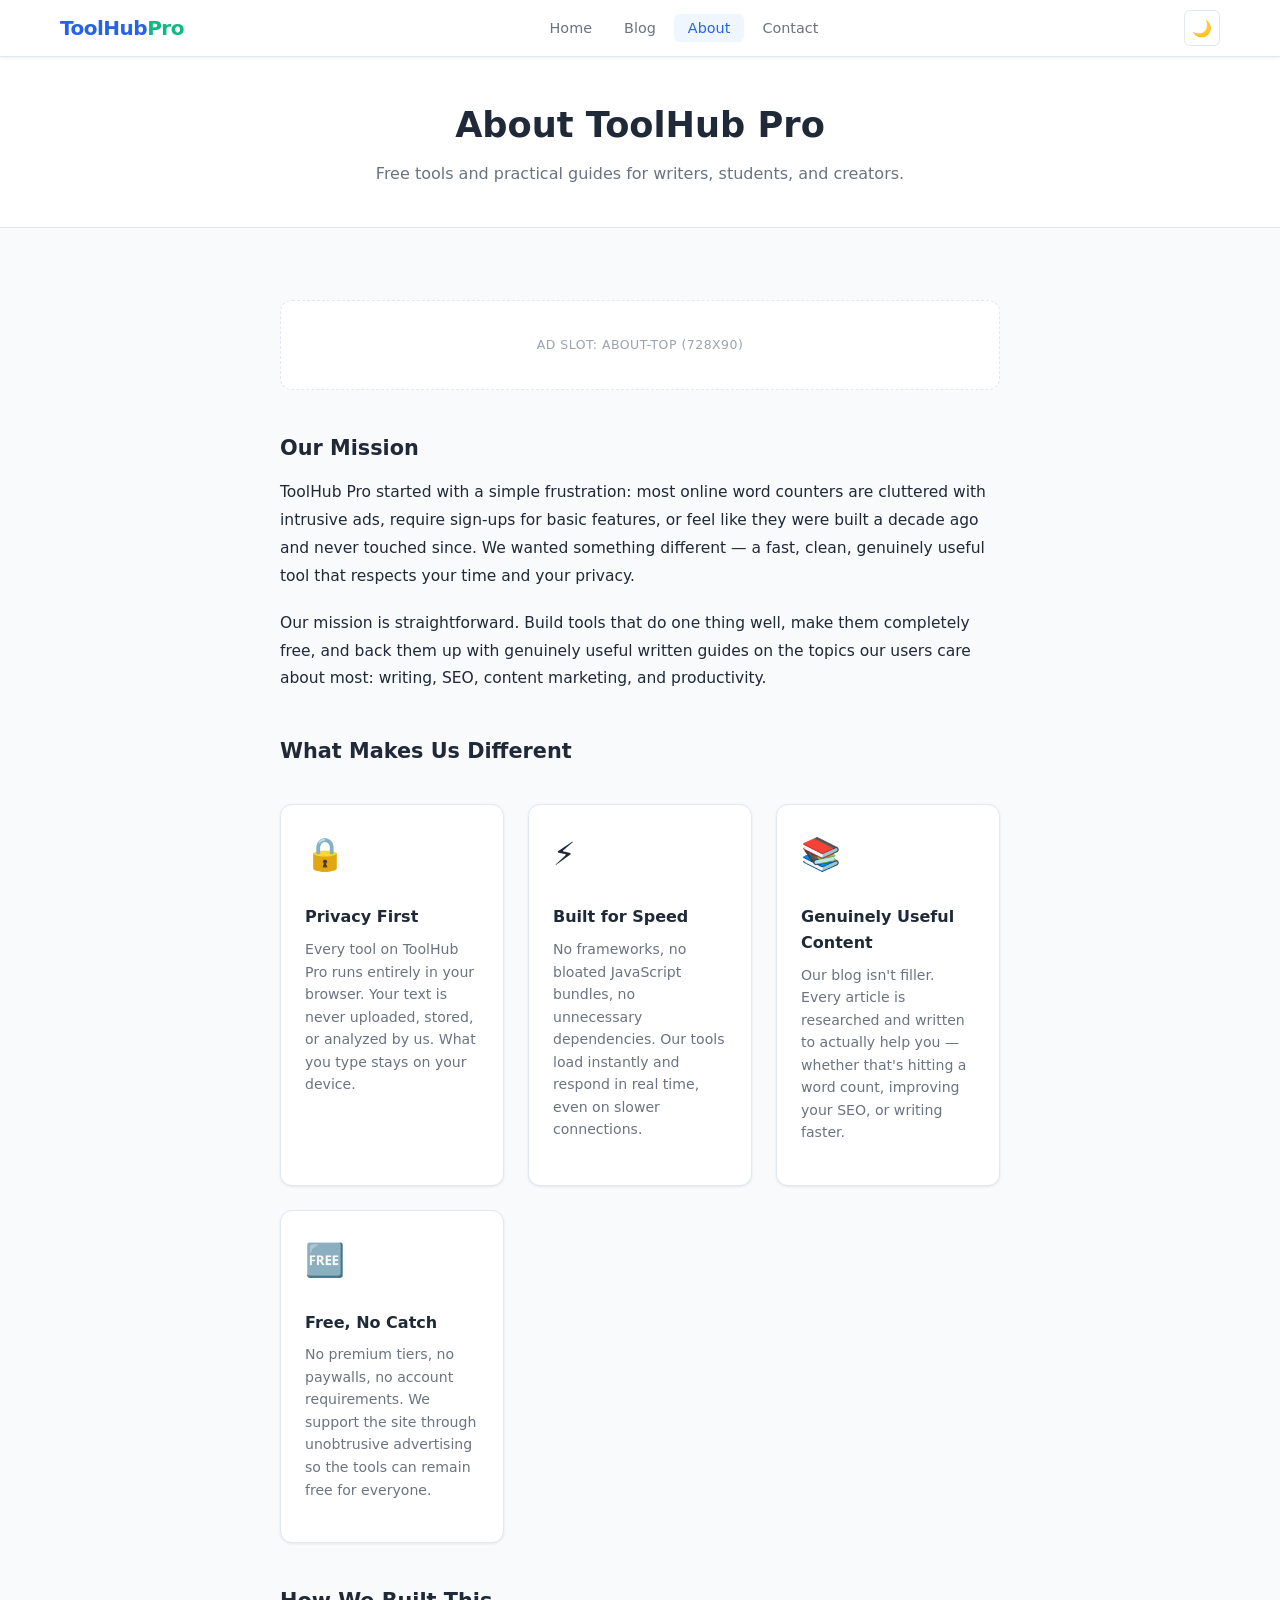
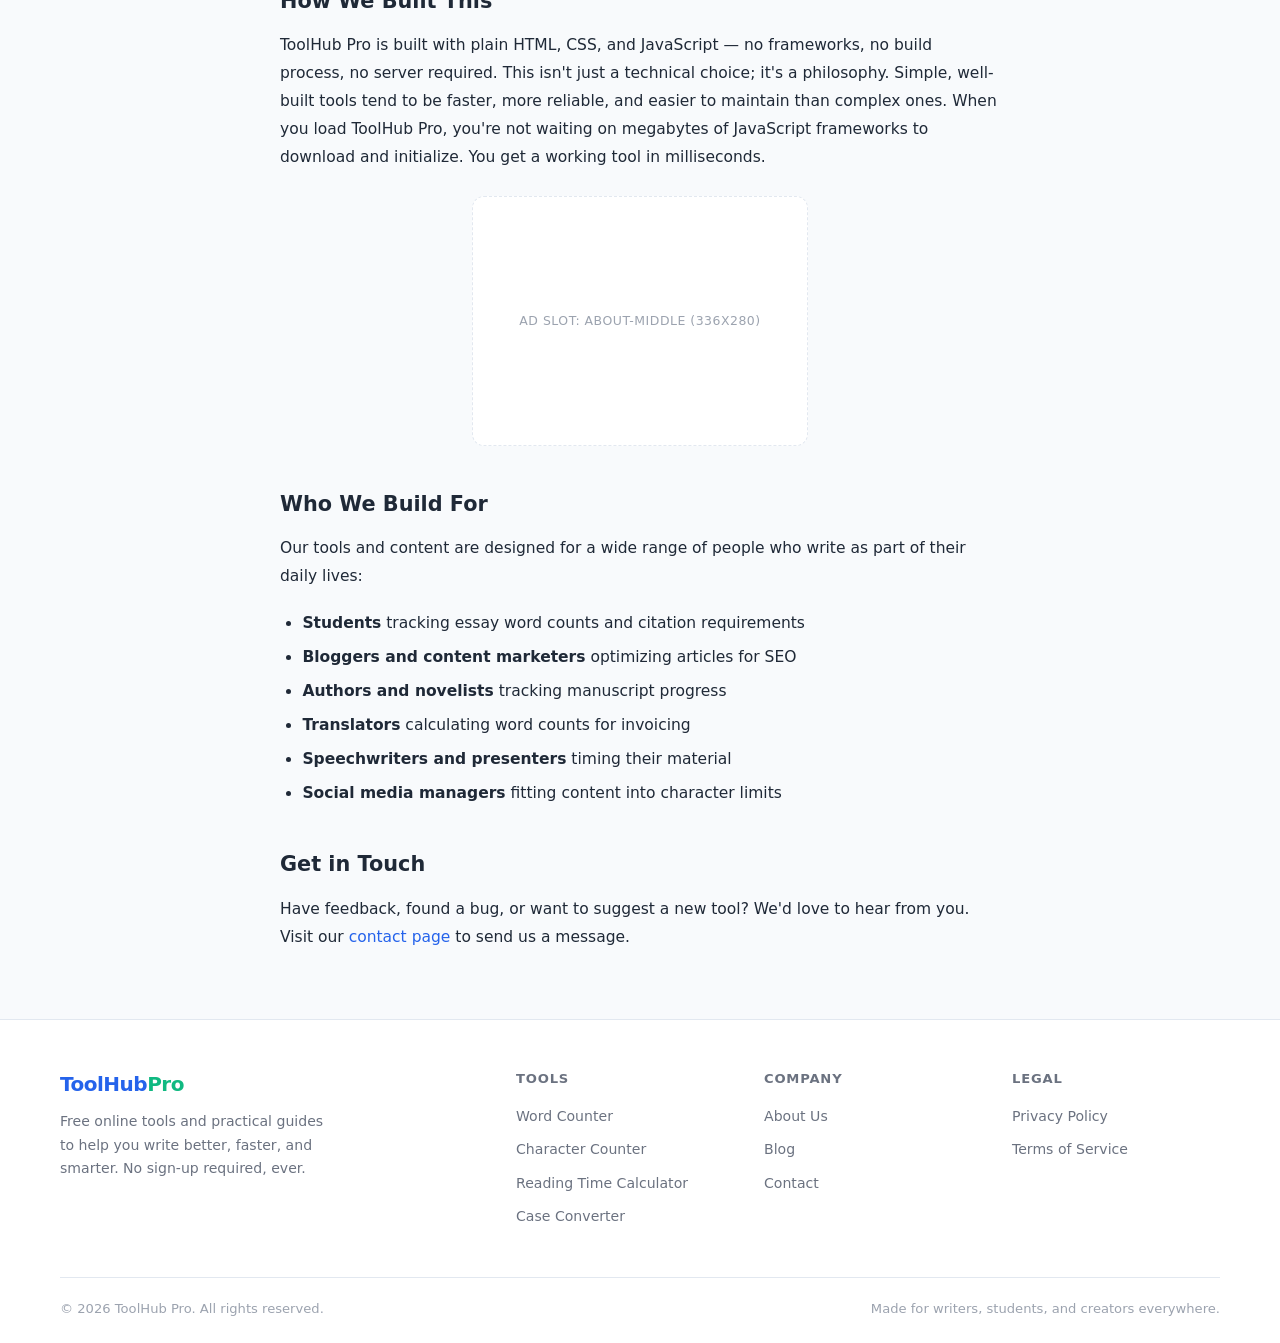
<file: about.html>
<!DOCTYPE html>
<html lang="en">
<head>
  <meta charset="UTF-8">
  <meta name="viewport" content="width=device-width, initial-scale=1.0">

  <title>About ToolHub Pro — Free Writing Tools & Resources</title>
  <meta name="description" content="Learn about ToolHub Pro's mission to provide free, fast, privacy-friendly writing tools and practical guides for writers, students, and creators.">
  <meta name="keywords" content="about toolhub pro, free writing tools, word counter tool, writing resources">
  <link rel="canonical" href="https://toolhubpro.example.com/about.html">

  <meta property="og:type" content="website">
  <meta property="og:title" content="About ToolHub Pro">
  <meta property="og:description" content="Learn about ToolHub Pro's mission to provide free, fast, privacy-friendly writing tools and guides.">
  <meta property="og:image" content="https://images.unsplash.com/photo-1455390582262-044cdead277a?w=1200&q=80">
  <meta property="og:url" content="https://toolhubpro.example.com/about.html">
  <meta property="og:site_name" content="ToolHub Pro">

  <meta name="twitter:card" content="summary_large_image">
  <meta name="twitter:title" content="About ToolHub Pro">
  <meta name="twitter:description" content="Learn about ToolHub Pro's mission to provide free, fast, privacy-friendly writing tools and guides.">
  <meta name="twitter:image" content="https://images.unsplash.com/photo-1455390582262-044cdead277a?w=1200&q=80">

  <link rel="icon" href="data:image/svg+xml,<svg xmlns=%22http://www.w3.org/2000/svg%22 viewBox=%220 0 100 100%22><text y=%22.9em%22 font-size=%2290%22>🧰</text></svg>">

  <link rel="stylesheet" href="css/style.css">

  <!-- AdSense (REPLACE WITH YOUR ADSENSE CODE once approved) -->
  <!-- <script async src="https://pagead2.googlesyndication.com/pagead/js/adsbygoogle.js?client=ca-pub-XXXXXXXXXXXXXXXX" crossorigin="anonymous"></script> -->

  <!-- Schema.org: AboutPage -->
  <script type="application/ld+json">
  {
    "@context": "https://schema.org",
    "@type": "AboutPage",
    "name": "About ToolHub Pro",
    "url": "https://toolhubpro.example.com/about.html",
    "description": "ToolHub Pro provides free, fast, privacy-friendly online tools and practical guides for writers, students, and content creators.",
    "publisher": {
      "@type": "Organization",
      "name": "ToolHub Pro"
    }
  }
  </script>
</head>
<body>

  <!-- ================= NAVIGATION ================= -->
  <header class="nav">
    <div class="container nav__inner">
      <a href="index.html" class="nav__logo">ToolHub<span>Pro</span></a>
      <nav>
        <ul class="nav__links" id="navLinks">
          <li><a href="index.html">Home</a></li>
          <li><a href="blog.html">Blog</a></li>
          <li><a href="about.html">About</a></li>
          <li><a href="contact.html">Contact</a></li>
        </ul>
      </nav>
      <div class="nav__actions">
        <button class="btn-theme" id="themeToggle" aria-label="Toggle dark mode">🌙</button>
        <button class="nav__hamburger" id="navHamburger" aria-label="Open menu">
          <span></span><span></span><span></span>
        </button>
      </div>
    </div>
  </header>

  <main>
    <section class="page-header">
      <div class="container">
        <h1>About ToolHub Pro</h1>
        <p>Free tools and practical guides for writers, students, and creators.</p>
      </div>
    </section>

    <div class="content-page">

      <div class="adsense-slot adsense-slot--leaderboard" data-slot="about-top" data-size="728x90"></div>

      <h2>Our Mission</h2>
      <p>
        ToolHub Pro started with a simple frustration: most online word counters are cluttered with
        intrusive ads, require sign-ups for basic features, or feel like they were built a decade ago and
        never touched since. We wanted something different — a fast, clean, genuinely useful tool that
        respects your time and your privacy.
      </p>
      <p>
        Our mission is straightforward. Build tools that do one thing well, make them completely free,
        and back them up with genuinely useful written guides on the topics our users care about most:
        writing, SEO, content marketing, and productivity.
      </p>

      <h2>What Makes Us Different</h2>

      <div class="feature-grid">
        <div class="feature-card">
          <div class="feature-card__icon">🔒</div>
          <h3>Privacy First</h3>
          <p>Every tool on ToolHub Pro runs entirely in your browser. Your text is never uploaded, stored, or analyzed by us. What you type stays on your device.</p>
        </div>
        <div class="feature-card">
          <div class="feature-card__icon">⚡</div>
          <h3>Built for Speed</h3>
          <p>No frameworks, no bloated JavaScript bundles, no unnecessary dependencies. Our tools load instantly and respond in real time, even on slower connections.</p>
        </div>
        <div class="feature-card">
          <div class="feature-card__icon">📚</div>
          <h3>Genuinely Useful Content</h3>
          <p>Our blog isn't filler. Every article is researched and written to actually help you — whether that's hitting a word count, improving your SEO, or writing faster.</p>
        </div>
        <div class="feature-card">
          <div class="feature-card__icon">🆓</div>
          <h3>Free, No Catch</h3>
          <p>No premium tiers, no paywalls, no account requirements. We support the site through unobtrusive advertising so the tools can remain free for everyone.</p>
        </div>
      </div>

      <h2>How We Built This</h2>
      <p>
        ToolHub Pro is built with plain HTML, CSS, and JavaScript — no frameworks, no build process, no
        server required. This isn't just a technical choice; it's a philosophy. Simple, well-built tools
        tend to be faster, more reliable, and easier to maintain than complex ones. When you load
        ToolHub Pro, you're not waiting on megabytes of JavaScript frameworks to download and initialize.
        You get a working tool in milliseconds.
      </p>

      <div class="adsense-slot adsense-slot--rectangle" data-slot="about-middle" data-size="336x280" style="margin-left:auto; margin-right:auto;"></div>

      <h2>Who We Build For</h2>
      <p>
        Our tools and content are designed for a wide range of people who write as part of their daily
        lives:
      </p>
      <ul>
        <li><strong>Students</strong> tracking essay word counts and citation requirements</li>
        <li><strong>Bloggers and content marketers</strong> optimizing articles for SEO</li>
        <li><strong>Authors and novelists</strong> tracking manuscript progress</li>
        <li><strong>Translators</strong> calculating word counts for invoicing</li>
        <li><strong>Speechwriters and presenters</strong> timing their material</li>
        <li><strong>Social media managers</strong> fitting content into character limits</li>
      </ul>

      <h2>Get in Touch</h2>
      <p>
        Have feedback, found a bug, or want to suggest a new tool? We'd love to hear from you.
        Visit our <a href="contact.html">contact page</a> to send us a message.
      </p>

    </div>
  </main>

  <!-- ================= FOOTER ================= -->
  <footer class="footer">
    <div class="container">
      <div class="footer__grid">
        <div class="footer__brand">
          <a href="index.html" class="nav__logo">ToolHub<span>Pro</span></a>
          <p>Free online tools and practical guides to help you write better, faster, and smarter. No sign-up required, ever.</p>
        </div>
        <div class="footer__col">
          <h5>Tools</h5>
          <ul>
            <li><a href="index.html">Word Counter</a></li>
            <li><a href="index.html">Character Counter</a></li>
            <li><a href="index.html">Reading Time Calculator</a></li>
            <li><a href="index.html">Case Converter</a></li>
          </ul>
        </div>
        <div class="footer__col">
          <h5>Company</h5>
          <ul>
            <li><a href="about.html">About Us</a></li>
            <li><a href="blog.html">Blog</a></li>
            <li><a href="contact.html">Contact</a></li>
          </ul>
        </div>
        <div class="footer__col">
          <h5>Legal</h5>
          <ul>
            <li><a href="privacy.html">Privacy Policy</a></li>
            <li><a href="terms.html">Terms of Service</a></li>
          </ul>
        </div>
      </div>
      <div class="footer__bottom">
        <span>&copy; 2026 ToolHub Pro. All rights reserved.</span>
        <span>Made for writers, students, and creators everywhere.</span>
      </div>
    </div>
  </footer>

  <button id="backToTop" aria-label="Back to top">↑</button>

  <script src="js/main.js"></script>
  <script src="js/adsense.js"></script>
</body>
</html>
</file>
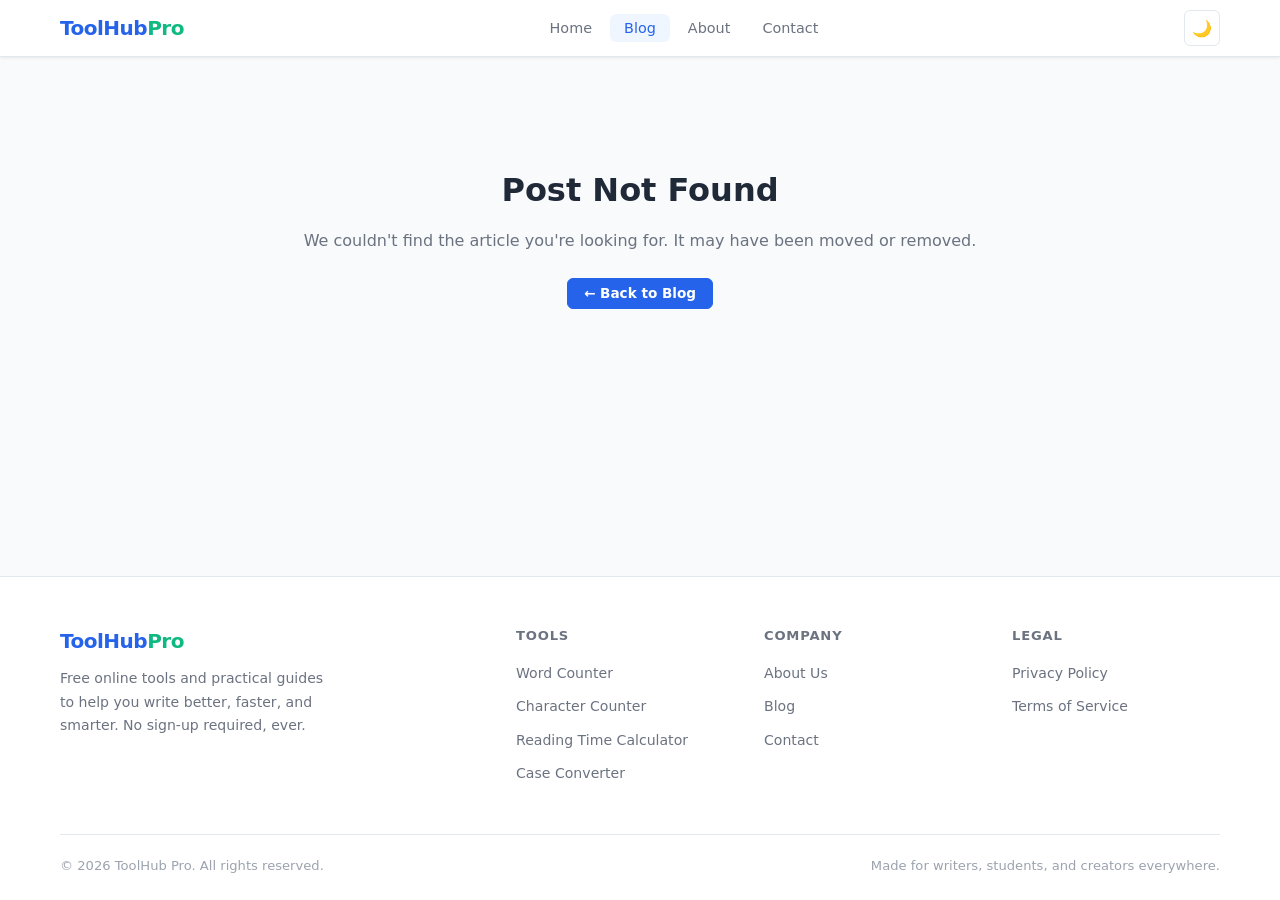
<file: blog-post.html>
<!DOCTYPE html>
<html lang="en">
<head>
  <meta charset="UTF-8">
  <meta name="viewport" content="width=device-width, initial-scale=1.0">

  <!-- Default SEO (overridden dynamically by js/blog.js based on ?post=) -->
  <title>Article | ToolHub Pro Blog</title>
  <meta name="description" content="Read the latest writing, SEO, and productivity guides from ToolHub Pro.">
  <meta name="keywords" content="writing tips, seo guide, content marketing, productivity">
  <link rel="canonical" href="https://toolhubpro.example.com/blog-post.html">

  <!-- Open Graph -->
  <meta property="og:type" content="article">
  <meta property="og:title" content="Article | ToolHub Pro Blog">
  <meta property="og:description" content="Read the latest writing, SEO, and productivity guides from ToolHub Pro.">
  <meta property="og:image" content="https://images.unsplash.com/photo-1455390582262-044cdead277a?w=1200&q=80">
  <meta property="og:url" content="https://toolhubpro.example.com/blog-post.html">
  <meta property="og:site_name" content="ToolHub Pro">

  <!-- Twitter Card -->
  <meta name="twitter:card" content="summary_large_image">
  <meta name="twitter:title" content="Article | ToolHub Pro Blog">
  <meta name="twitter:description" content="Read the latest writing, SEO, and productivity guides from ToolHub Pro.">
  <meta name="twitter:image" content="https://images.unsplash.com/photo-1455390582262-044cdead277a?w=1200&q=80">

  <link rel="icon" href="data:image/svg+xml,<svg xmlns=%22http://www.w3.org/2000/svg%22 viewBox=%220 0 100 100%22><text y=%22.9em%22 font-size=%2290%22>🧰</text></svg>">

  <link rel="stylesheet" href="css/style.css">

  <!-- AdSense (REPLACE WITH YOUR ADSENSE CODE once approved) -->
  <!-- <script async src="https://pagead2.googlesyndication.com/pagead/js/adsbygoogle.js?client=ca-pub-XXXXXXXXXXXXXXXX" crossorigin="anonymous"></script> -->
</head>
<body>

  <!-- ================= NAVIGATION ================= -->
  <header class="nav">
    <div class="container nav__inner">
      <a href="index.html" class="nav__logo">ToolHub<span>Pro</span></a>
      <nav>
        <ul class="nav__links" id="navLinks">
          <li><a href="index.html">Home</a></li>
          <li><a href="blog.html" class="active">Blog</a></li>
          <li><a href="about.html">About</a></li>
          <li><a href="contact.html">Contact</a></li>
        </ul>
      </nav>
      <div class="nav__actions">
        <button class="btn-theme" id="themeToggle" aria-label="Toggle dark mode">🌙</button>
        <button class="nav__hamburger" id="navHamburger" aria-label="Open menu">
          <span></span><span></span><span></span>
        </button>
      </div>
    </div>
  </header>

  <main>
    <div class="container">
      <!-- Post content (incl. breadcrumb, TOC, ads, related posts, etc.)
           is rendered dynamically by js/blog.js based on ?post=ID -->
      <div id="postContainer">
        <div class="post-layout">
          <div class="post-content">
            <div class="skeleton skeleton-line skeleton-line--short" style="height:16px; width:200px; margin-bottom:20px;"></div>
            <div class="skeleton skeleton-line skeleton-line--title" style="height:40px; width:90%; margin-bottom:24px;"></div>
            <div class="skeleton" style="height:300px; border-radius:12px; margin-bottom:32px;"></div>
            <div class="skeleton skeleton-line" style="margin-bottom:12px;"></div>
            <div class="skeleton skeleton-line" style="margin-bottom:12px;"></div>
            <div class="skeleton skeleton-line skeleton-line--short"></div>
          </div>
          <aside class="post-sidebar">
            <div class="skeleton" style="height:400px; border-radius:12px;"></div>
          </aside>
        </div>
      </div>
    </div>
  </main>

  <!-- ================= FOOTER ================= -->
  <footer class="footer">
    <div class="container">
      <div class="footer__grid">
        <div class="footer__brand">
          <a href="index.html" class="nav__logo">ToolHub<span>Pro</span></a>
          <p>Free online tools and practical guides to help you write better, faster, and smarter. No sign-up required, ever.</p>
        </div>
        <div class="footer__col">
          <h5>Tools</h5>
          <ul>
            <li><a href="index.html">Word Counter</a></li>
            <li><a href="index.html">Character Counter</a></li>
            <li><a href="index.html">Reading Time Calculator</a></li>
            <li><a href="index.html">Case Converter</a></li>
          </ul>
        </div>
        <div class="footer__col">
          <h5>Company</h5>
          <ul>
            <li><a href="about.html">About Us</a></li>
            <li><a href="blog.html">Blog</a></li>
            <li><a href="contact.html">Contact</a></li>
          </ul>
        </div>
        <div class="footer__col">
          <h5>Legal</h5>
          <ul>
            <li><a href="privacy.html">Privacy Policy</a></li>
            <li><a href="terms.html">Terms of Service</a></li>
          </ul>
        </div>
      </div>
      <div class="footer__bottom">
        <span>&copy; 2026 ToolHub Pro. All rights reserved.</span>
        <span>Made for writers, students, and creators everywhere.</span>
      </div>
    </div>
  </footer>

  <button id="backToTop" aria-label="Back to top">↑</button>

  <script src="js/main.js"></script>
  <script src="js/adsense.js"></script>
  <script src="js/blog.js"></script>
</body>
</html>
</file>
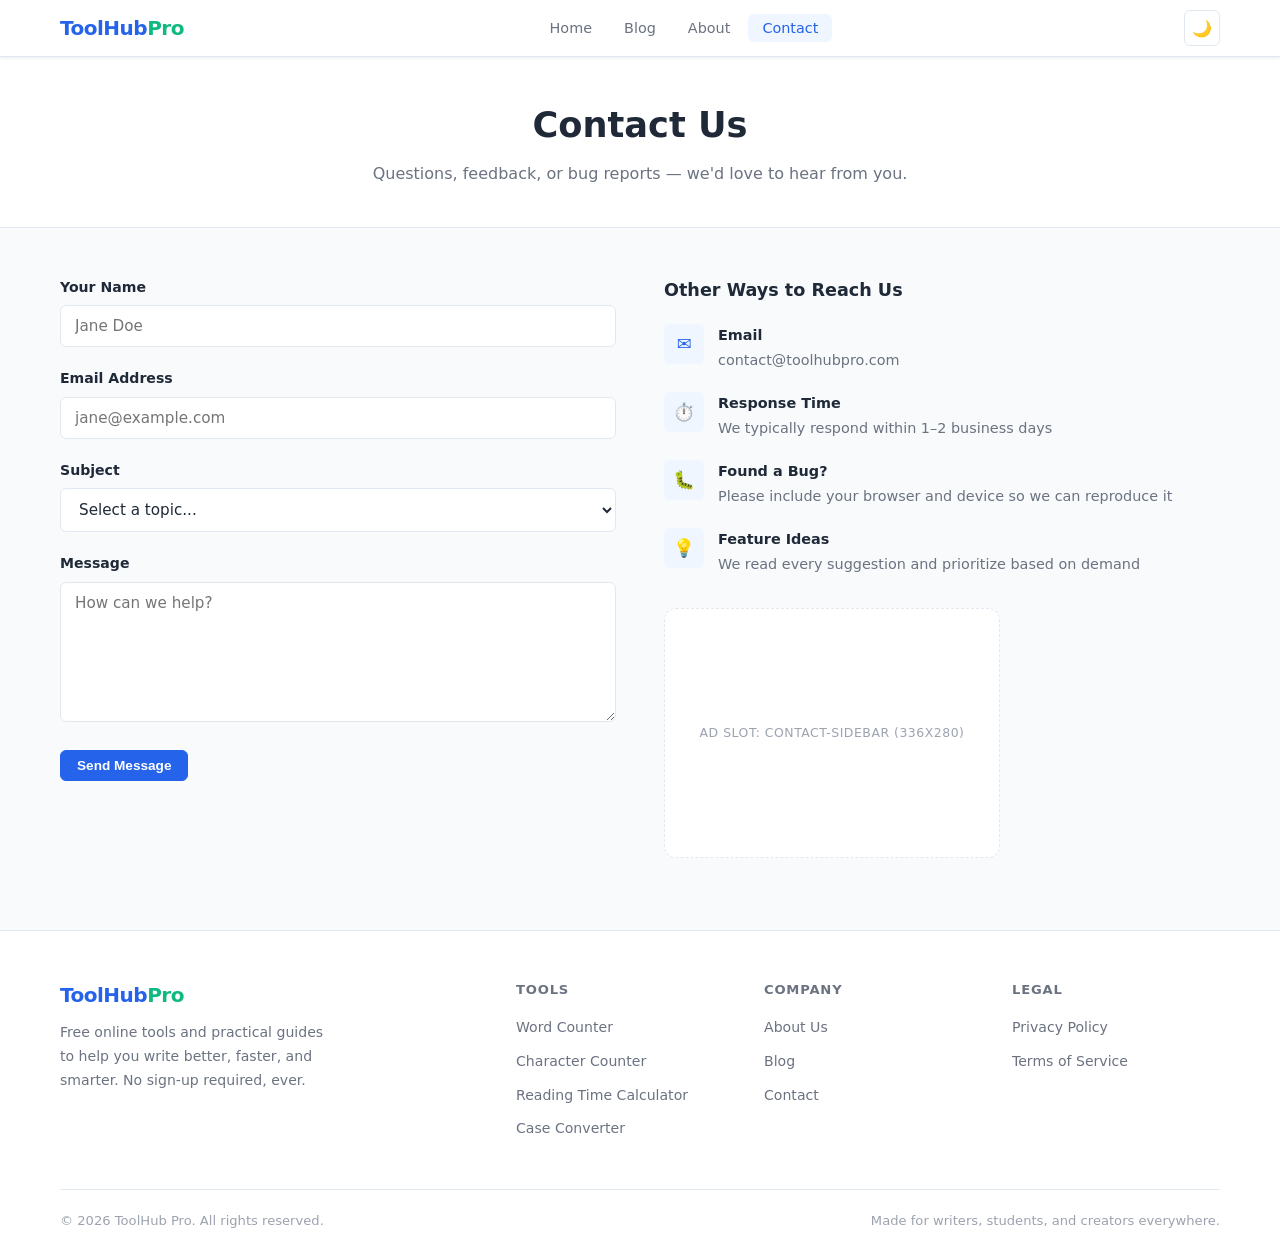
<file: contact.html>
<!DOCTYPE html>
<html lang="en">
<head>
  <meta charset="UTF-8">
  <meta name="viewport" content="width=device-width, initial-scale=1.0">

  <title>Contact ToolHub Pro — Questions, Feedback & Support</title>
  <meta name="description" content="Get in touch with the ToolHub Pro team. Send feedback, report a bug, or ask a question about our free writing tools and guides.">
  <meta name="keywords" content="contact toolhub pro, support, feedback, writing tools help">
  <link rel="canonical" href="https://toolhubpro.example.com/contact.html">

  <meta property="og:type" content="website">
  <meta property="og:title" content="Contact ToolHub Pro">
  <meta property="og:description" content="Get in touch with the ToolHub Pro team for feedback, support, or questions.">
  <meta property="og:image" content="https://images.unsplash.com/photo-1455390582262-044cdead277a?w=1200&q=80">
  <meta property="og:url" content="https://toolhubpro.example.com/contact.html">
  <meta property="og:site_name" content="ToolHub Pro">

  <meta name="twitter:card" content="summary_large_image">
  <meta name="twitter:title" content="Contact ToolHub Pro">
  <meta name="twitter:description" content="Get in touch with the ToolHub Pro team for feedback, support, or questions.">
  <meta name="twitter:image" content="https://images.unsplash.com/photo-1455390582262-044cdead277a?w=1200&q=80">

  <link rel="icon" href="data:image/svg+xml,<svg xmlns=%22http://www.w3.org/2000/svg%22 viewBox=%220 0 100 100%22><text y=%22.9em%22 font-size=%2290%22>🧰</text></svg>">

  <link rel="stylesheet" href="css/style.css">

  <!-- AdSense (REPLACE WITH YOUR ADSENSE CODE once approved) -->
  <!-- <script async src="https://pagead2.googlesyndication.com/pagead/js/adsbygoogle.js?client=ca-pub-XXXXXXXXXXXXXXXX" crossorigin="anonymous"></script> -->
</head>
<body>

  <!-- ================= NAVIGATION ================= -->
  <header class="nav">
    <div class="container nav__inner">
      <a href="index.html" class="nav__logo">ToolHub<span>Pro</span></a>
      <nav>
        <ul class="nav__links" id="navLinks">
          <li><a href="index.html">Home</a></li>
          <li><a href="blog.html">Blog</a></li>
          <li><a href="about.html">About</a></li>
          <li><a href="contact.html">Contact</a></li>
        </ul>
      </nav>
      <div class="nav__actions">
        <button class="btn-theme" id="themeToggle" aria-label="Toggle dark mode">🌙</button>
        <button class="nav__hamburger" id="navHamburger" aria-label="Open menu">
          <span></span><span></span><span></span>
        </button>
      </div>
    </div>
  </header>

  <main>
    <section class="page-header">
      <div class="container">
        <h1>Contact Us</h1>
        <p>Questions, feedback, or bug reports — we'd love to hear from you.</p>
      </div>
    </section>

    <div class="container">
      <div class="contact-grid">

        <!-- Contact Form -->
        <div>
          <div id="formSuccess" class="form-success">
            ✅ Thanks for your message! Since this is a demo form running on a static site, no message was actually sent. Connect this form to a service like Formspree, Getform, or Netlify Forms to receive real submissions.
          </div>

          <form id="contactForm">
            <div class="form-group">
              <label for="contactName">Your Name</label>
              <input type="text" id="contactName" name="name" placeholder="Jane Doe" required>
            </div>
            <div class="form-group">
              <label for="contactEmail">Email Address</label>
              <input type="email" id="contactEmail" name="email" placeholder="jane@example.com" required>
            </div>
            <div class="form-group">
              <label for="contactSubject">Subject</label>
              <select id="contactSubject" name="subject" required>
                <option value="">Select a topic...</option>
                <option value="feedback">General Feedback</option>
                <option value="bug">Report a Bug</option>
                <option value="feature">Feature Request</option>
                <option value="advertising">Advertising / Partnership</option>
                <option value="other">Other</option>
              </select>
            </div>
            <div class="form-group">
              <label for="contactMessage">Message</label>
              <textarea id="contactMessage" name="message" placeholder="How can we help?" required></textarea>
            </div>
            <button type="submit" class="btn btn-primary">Send Message</button>
          </form>
        </div>

        <!-- Contact Info -->
        <div class="contact-info">
          <h3>Other Ways to Reach Us</h3>

          <div class="contact-info-item">
            <div class="contact-info-item__icon">✉️</div>
            <div class="contact-info-item__text">
              <strong>Email</strong>
              <span>contact@toolhubpro.com</span>
            </div>
          </div>

          <div class="contact-info-item">
            <div class="contact-info-item__icon">⏱️</div>
            <div class="contact-info-item__text">
              <strong>Response Time</strong>
              <span>We typically respond within 1–2 business days</span>
            </div>
          </div>

          <div class="contact-info-item">
            <div class="contact-info-item__icon">🐛</div>
            <div class="contact-info-item__text">
              <strong>Found a Bug?</strong>
              <span>Please include your browser and device so we can reproduce it</span>
            </div>
          </div>

          <div class="contact-info-item">
            <div class="contact-info-item__icon">💡</div>
            <div class="contact-info-item__text">
              <strong>Feature Ideas</strong>
              <span>We read every suggestion and prioritize based on demand</span>
            </div>
          </div>

          <div class="adsense-slot adsense-slot--rectangle" data-slot="contact-sidebar" data-size="336x280" style="margin-top:32px;"></div>
        </div>

      </div>
    </div>
  </main>

  <!-- ================= FOOTER ================= -->
  <footer class="footer">
    <div class="container">
      <div class="footer__grid">
        <div class="footer__brand">
          <a href="index.html" class="nav__logo">ToolHub<span>Pro</span></a>
          <p>Free online tools and practical guides to help you write better, faster, and smarter. No sign-up required, ever.</p>
        </div>
        <div class="footer__col">
          <h5>Tools</h5>
          <ul>
            <li><a href="index.html">Word Counter</a></li>
            <li><a href="index.html">Character Counter</a></li>
            <li><a href="index.html">Reading Time Calculator</a></li>
            <li><a href="index.html">Case Converter</a></li>
          </ul>
        </div>
        <div class="footer__col">
          <h5>Company</h5>
          <ul>
            <li><a href="about.html">About Us</a></li>
            <li><a href="blog.html">Blog</a></li>
            <li><a href="contact.html">Contact</a></li>
          </ul>
        </div>
        <div class="footer__col">
          <h5>Legal</h5>
          <ul>
            <li><a href="privacy.html">Privacy Policy</a></li>
            <li><a href="terms.html">Terms of Service</a></li>
          </ul>
        </div>
      </div>
      <div class="footer__bottom">
        <span>&copy; 2026 ToolHub Pro. All rights reserved.</span>
        <span>Made for writers, students, and creators everywhere.</span>
      </div>
    </div>
  </footer>

  <button id="backToTop" aria-label="Back to top">↑</button>

  <script src="js/main.js"></script>
  <script src="js/adsense.js"></script>
</body>
</html>
</file>
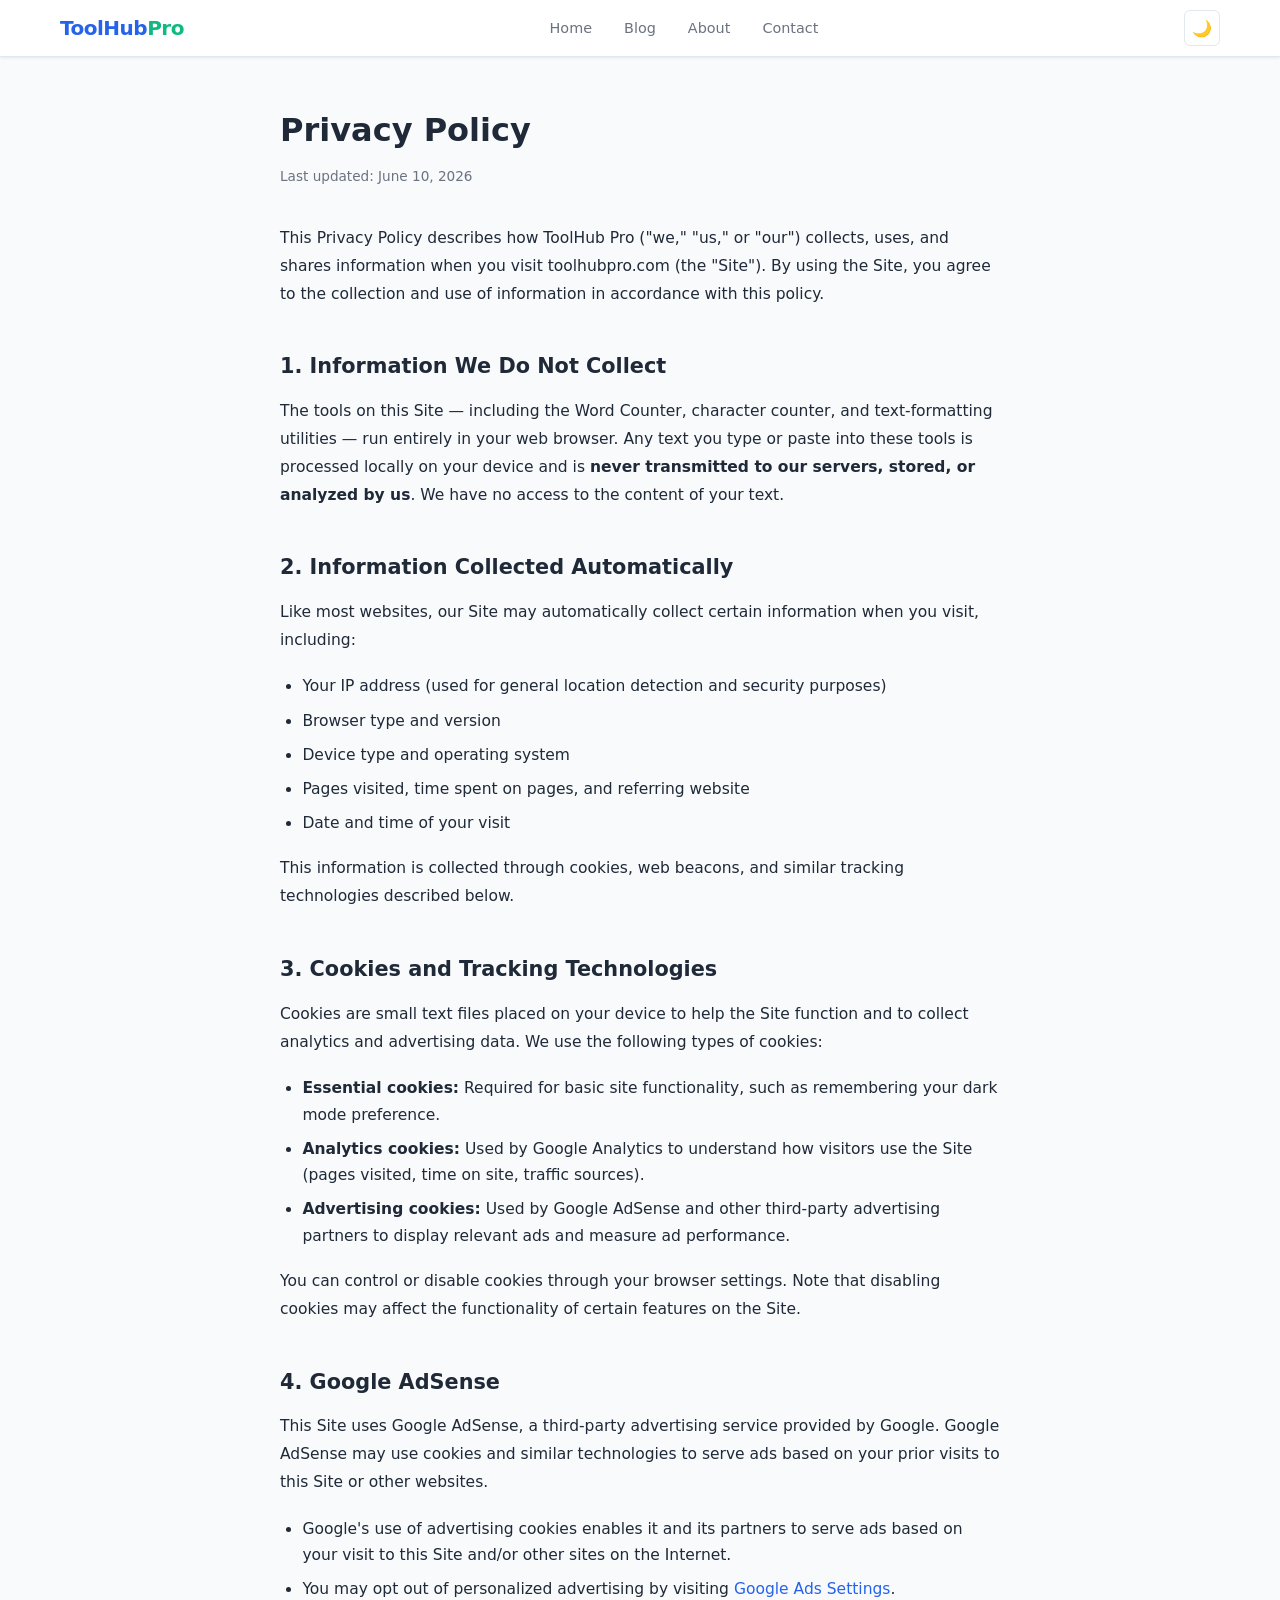
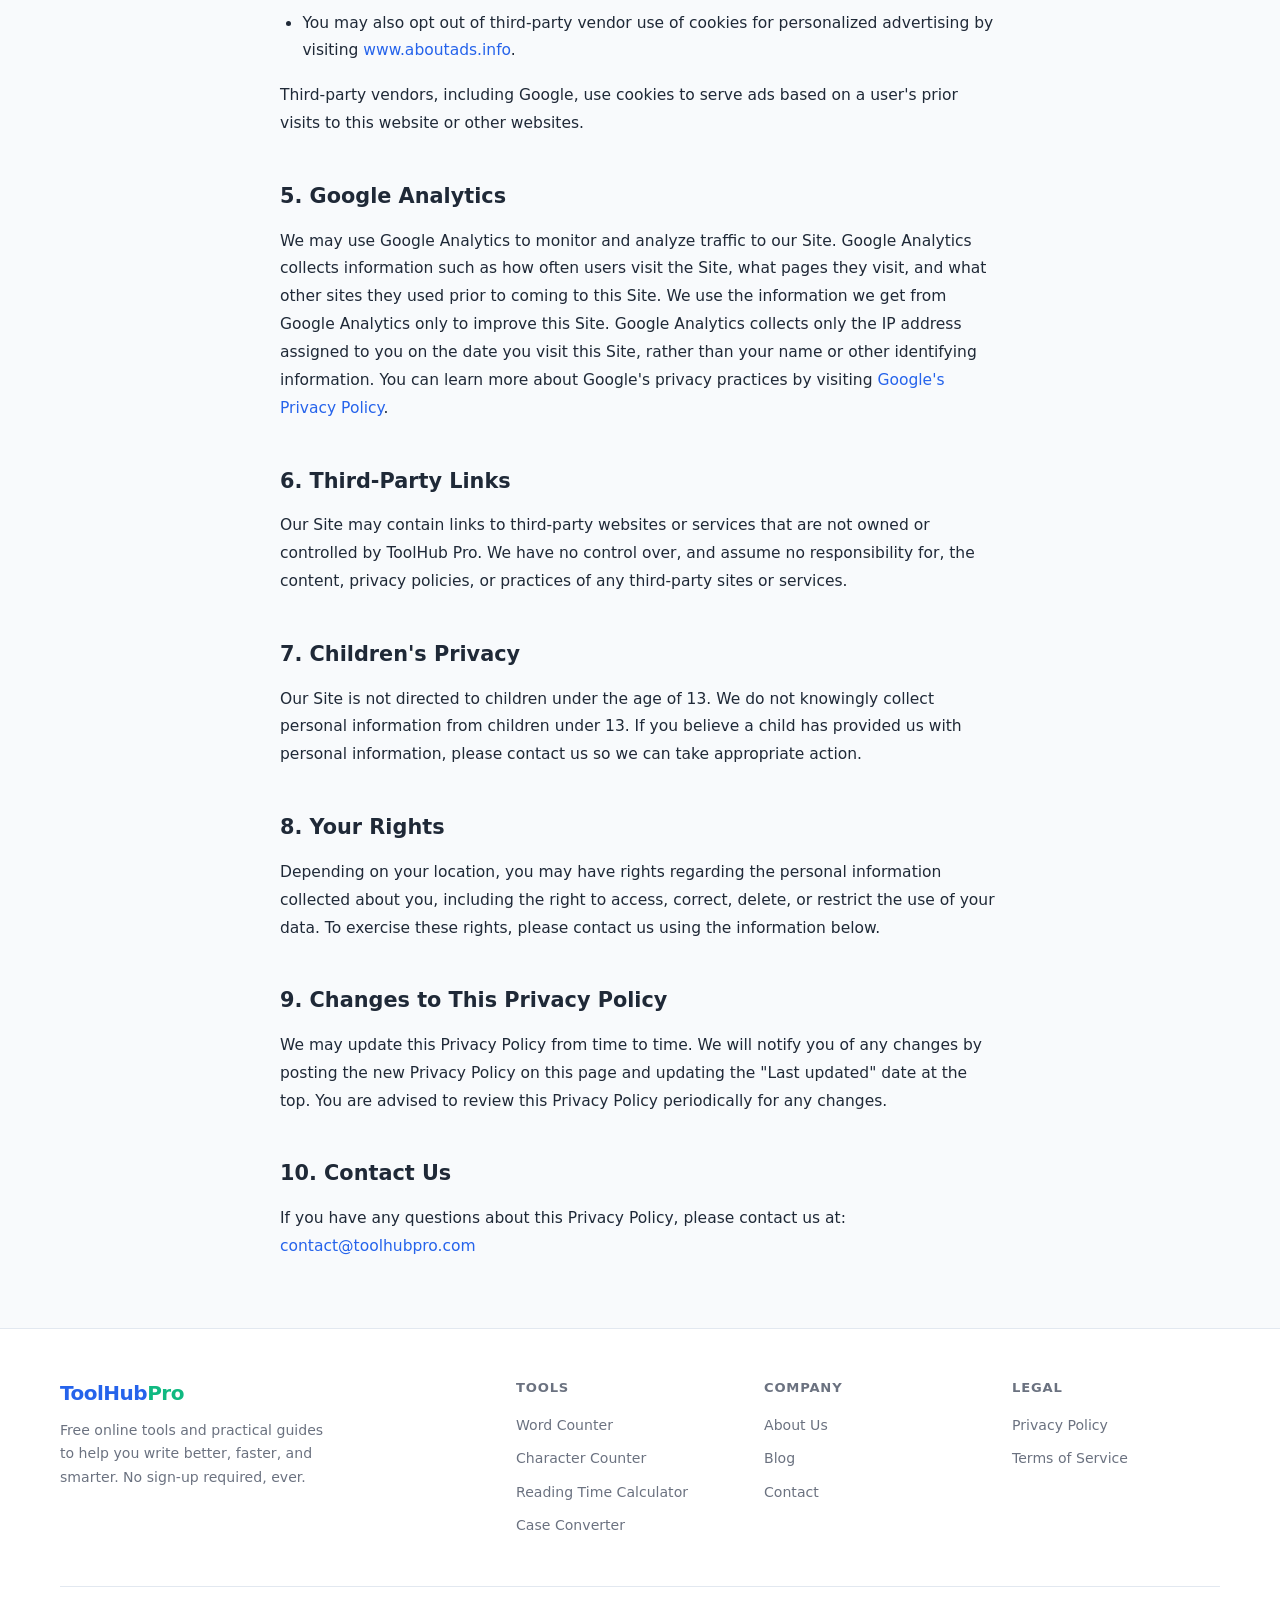
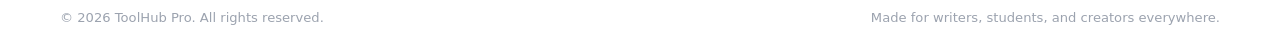
<file: privacy.html>
<!DOCTYPE html>
<html lang="en">
<head>
  <meta charset="UTF-8">
  <meta name="viewport" content="width=device-width, initial-scale=1.0">

  <title>Privacy Policy | ToolHub Pro</title>
  <meta name="description" content="ToolHub Pro Privacy Policy: how we use cookies, Google AdSense, Google Analytics, and what information we collect.">
  <meta name="keywords" content="toolhub pro privacy policy, cookies, data collection, adsense">
  <link rel="canonical" href="https://toolhubpro.example.com/privacy.html">

  <meta property="og:type" content="website">
  <meta property="og:title" content="Privacy Policy | ToolHub Pro">
  <meta property="og:description" content="How ToolHub Pro handles cookies, advertising, and data collection.">
  <meta property="og:image" content="https://images.unsplash.com/photo-1455390582262-044cdead277a?w=1200&q=80">
  <meta property="og:url" content="https://toolhubpro.example.com/privacy.html">
  <meta property="og:site_name" content="ToolHub Pro">

  <meta name="twitter:card" content="summary_large_image">
  <meta name="twitter:title" content="Privacy Policy | ToolHub Pro">
  <meta name="twitter:description" content="How ToolHub Pro handles cookies, advertising, and data collection.">
  <meta name="twitter:image" content="https://images.unsplash.com/photo-1455390582262-044cdead277a?w=1200&q=80">

  <link rel="icon" href="data:image/svg+xml,<svg xmlns=%22http://www.w3.org/2000/svg%22 viewBox=%220 0 100 100%22><text y=%22.9em%22 font-size=%2290%22>🧰</text></svg>">

  <link rel="stylesheet" href="css/style.css">
</head>
<body>

  <!-- ================= NAVIGATION ================= -->
  <header class="nav">
    <div class="container nav__inner">
      <a href="index.html" class="nav__logo">ToolHub<span>Pro</span></a>
      <nav>
        <ul class="nav__links" id="navLinks">
          <li><a href="index.html">Home</a></li>
          <li><a href="blog.html">Blog</a></li>
          <li><a href="about.html">About</a></li>
          <li><a href="contact.html">Contact</a></li>
        </ul>
      </nav>
      <div class="nav__actions">
        <button class="btn-theme" id="themeToggle" aria-label="Toggle dark mode">🌙</button>
        <button class="nav__hamburger" id="navHamburger" aria-label="Open menu">
          <span></span><span></span><span></span>
        </button>
      </div>
    </div>
  </header>

  <main>
    <div class="content-page">
      <h1>Privacy Policy</h1>
      <p class="last-updated">Last updated: June 10, 2026</p>

      <p>
        This Privacy Policy describes how ToolHub Pro ("we," "us," or "our") collects, uses, and shares
        information when you visit toolhubpro.com (the "Site"). By using the Site, you agree to the
        collection and use of information in accordance with this policy.
      </p>

      <h2>1. Information We Do Not Collect</h2>
      <p>
        The tools on this Site — including the Word Counter, character counter, and text-formatting
        utilities — run entirely in your web browser. Any text you type or paste into these tools is
        processed locally on your device and is <strong>never transmitted to our servers, stored, or
        analyzed by us</strong>. We have no access to the content of your text.
      </p>

      <h2>2. Information Collected Automatically</h2>
      <p>
        Like most websites, our Site may automatically collect certain information when you visit, including:
      </p>
      <ul>
        <li>Your IP address (used for general location detection and security purposes)</li>
        <li>Browser type and version</li>
        <li>Device type and operating system</li>
        <li>Pages visited, time spent on pages, and referring website</li>
        <li>Date and time of your visit</li>
      </ul>
      <p>
        This information is collected through cookies, web beacons, and similar tracking technologies
        described below.
      </p>

      <h2>3. Cookies and Tracking Technologies</h2>
      <p>
        Cookies are small text files placed on your device to help the Site function and to collect
        analytics and advertising data. We use the following types of cookies:
      </p>
      <ul>
        <li><strong>Essential cookies:</strong> Required for basic site functionality, such as remembering your dark mode preference.</li>
        <li><strong>Analytics cookies:</strong> Used by Google Analytics to understand how visitors use the Site (pages visited, time on site, traffic sources).</li>
        <li><strong>Advertising cookies:</strong> Used by Google AdSense and other third-party advertising partners to display relevant ads and measure ad performance.</li>
      </ul>
      <p>
        You can control or disable cookies through your browser settings. Note that disabling cookies
        may affect the functionality of certain features on the Site.
      </p>

      <h2>4. Google AdSense</h2>
      <p>
        This Site uses Google AdSense, a third-party advertising service provided by Google. Google
        AdSense may use cookies and similar technologies to serve ads based on your prior visits to
        this Site or other websites.
      </p>
      <ul>
        <li>
          Google's use of advertising cookies enables it and its partners to serve ads based on your
          visit to this Site and/or other sites on the Internet.
        </li>
        <li>
          You may opt out of personalized advertising by visiting
          <a href="https://www.google.com/settings/ads" target="_blank" rel="noopener noreferrer">Google Ads Settings</a>.
        </li>
        <li>
          You may also opt out of third-party vendor use of cookies for personalized advertising by
          visiting <a href="https://www.aboutads.info" target="_blank" rel="noopener noreferrer">www.aboutads.info</a>.
        </li>
      </ul>
      <p>
        Third-party vendors, including Google, use cookies to serve ads based on a user's prior visits
        to this website or other websites.
      </p>

      <h2>5. Google Analytics</h2>
      <p>
        We may use Google Analytics to monitor and analyze traffic to our Site. Google Analytics
        collects information such as how often users visit the Site, what pages they visit, and what
        other sites they used prior to coming to this Site. We use the information we get from Google
        Analytics only to improve this Site. Google Analytics collects only the IP address assigned to
        you on the date you visit this Site, rather than your name or other identifying information.
        You can learn more about Google's privacy practices by visiting
        <a href="https://policies.google.com/privacy" target="_blank" rel="noopener noreferrer">Google's Privacy Policy</a>.
      </p>

      <h2>6. Third-Party Links</h2>
      <p>
        Our Site may contain links to third-party websites or services that are not owned or controlled
        by ToolHub Pro. We have no control over, and assume no responsibility for, the content, privacy
        policies, or practices of any third-party sites or services.
      </p>

      <h2>7. Children's Privacy</h2>
      <p>
        Our Site is not directed to children under the age of 13. We do not knowingly collect personal
        information from children under 13. If you believe a child has provided us with personal
        information, please contact us so we can take appropriate action.
      </p>

      <h2>8. Your Rights</h2>
      <p>
        Depending on your location, you may have rights regarding the personal information collected
        about you, including the right to access, correct, delete, or restrict the use of your data.
        To exercise these rights, please contact us using the information below.
      </p>

      <h2>9. Changes to This Privacy Policy</h2>
      <p>
        We may update this Privacy Policy from time to time. We will notify you of any changes by
        posting the new Privacy Policy on this page and updating the "Last updated" date at the top.
        You are advised to review this Privacy Policy periodically for any changes.
      </p>

      <h2>10. Contact Us</h2>
      <p>
        If you have any questions about this Privacy Policy, please contact us at:
        <a href="mailto:contact@toolhubpro.com">contact@toolhubpro.com</a>
      </p>

    </div>
  </main>

  <!-- ================= FOOTER ================= -->
  <footer class="footer">
    <div class="container">
      <div class="footer__grid">
        <div class="footer__brand">
          <a href="index.html" class="nav__logo">ToolHub<span>Pro</span></a>
          <p>Free online tools and practical guides to help you write better, faster, and smarter. No sign-up required, ever.</p>
        </div>
        <div class="footer__col">
          <h5>Tools</h5>
          <ul>
            <li><a href="index.html">Word Counter</a></li>
            <li><a href="index.html">Character Counter</a></li>
            <li><a href="index.html">Reading Time Calculator</a></li>
            <li><a href="index.html">Case Converter</a></li>
          </ul>
        </div>
        <div class="footer__col">
          <h5>Company</h5>
          <ul>
            <li><a href="about.html">About Us</a></li>
            <li><a href="blog.html">Blog</a></li>
            <li><a href="contact.html">Contact</a></li>
          </ul>
        </div>
        <div class="footer__col">
          <h5>Legal</h5>
          <ul>
            <li><a href="privacy.html">Privacy Policy</a></li>
            <li><a href="terms.html">Terms of Service</a></li>
          </ul>
        </div>
      </div>
      <div class="footer__bottom">
        <span>&copy; 2026 ToolHub Pro. All rights reserved.</span>
        <span>Made for writers, students, and creators everywhere.</span>
      </div>
    </div>
  </footer>

  <button id="backToTop" aria-label="Back to top">↑</button>

  <script src="js/main.js"></script>
</body>
</html>
</file>
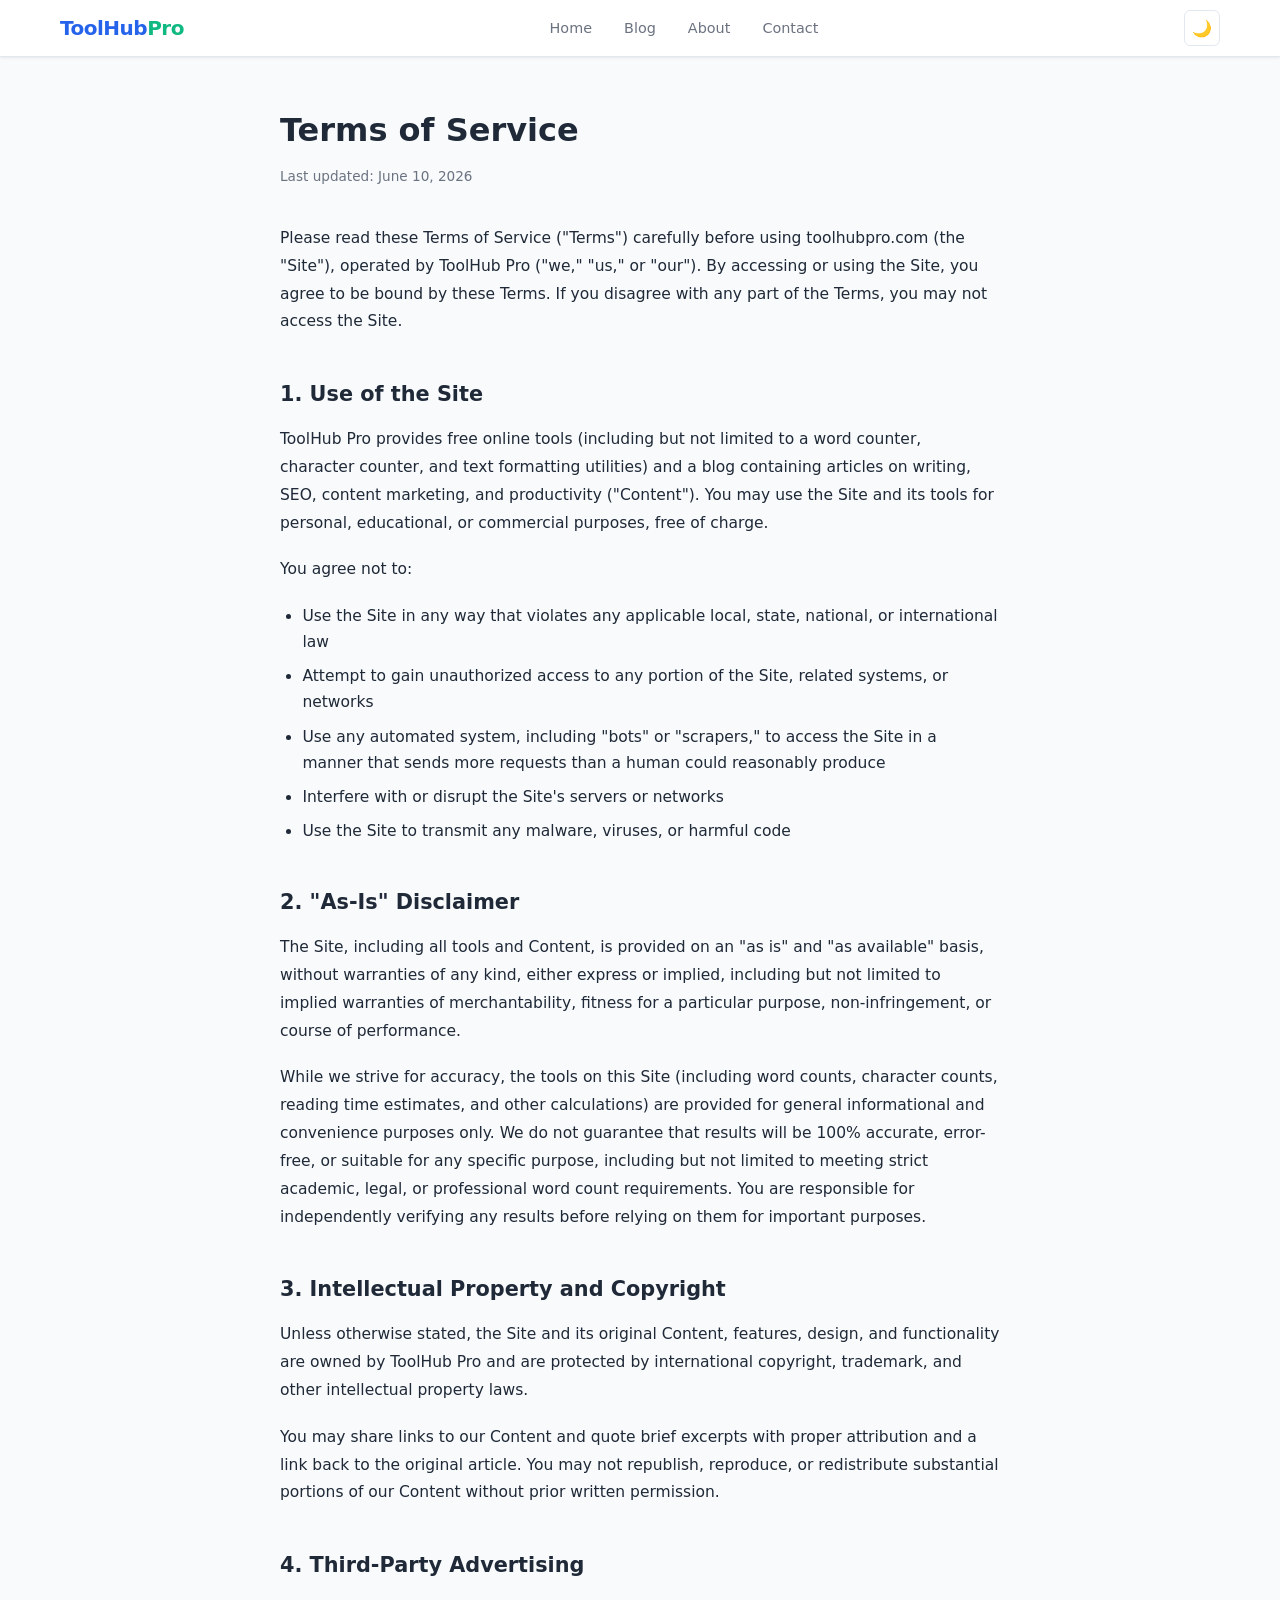
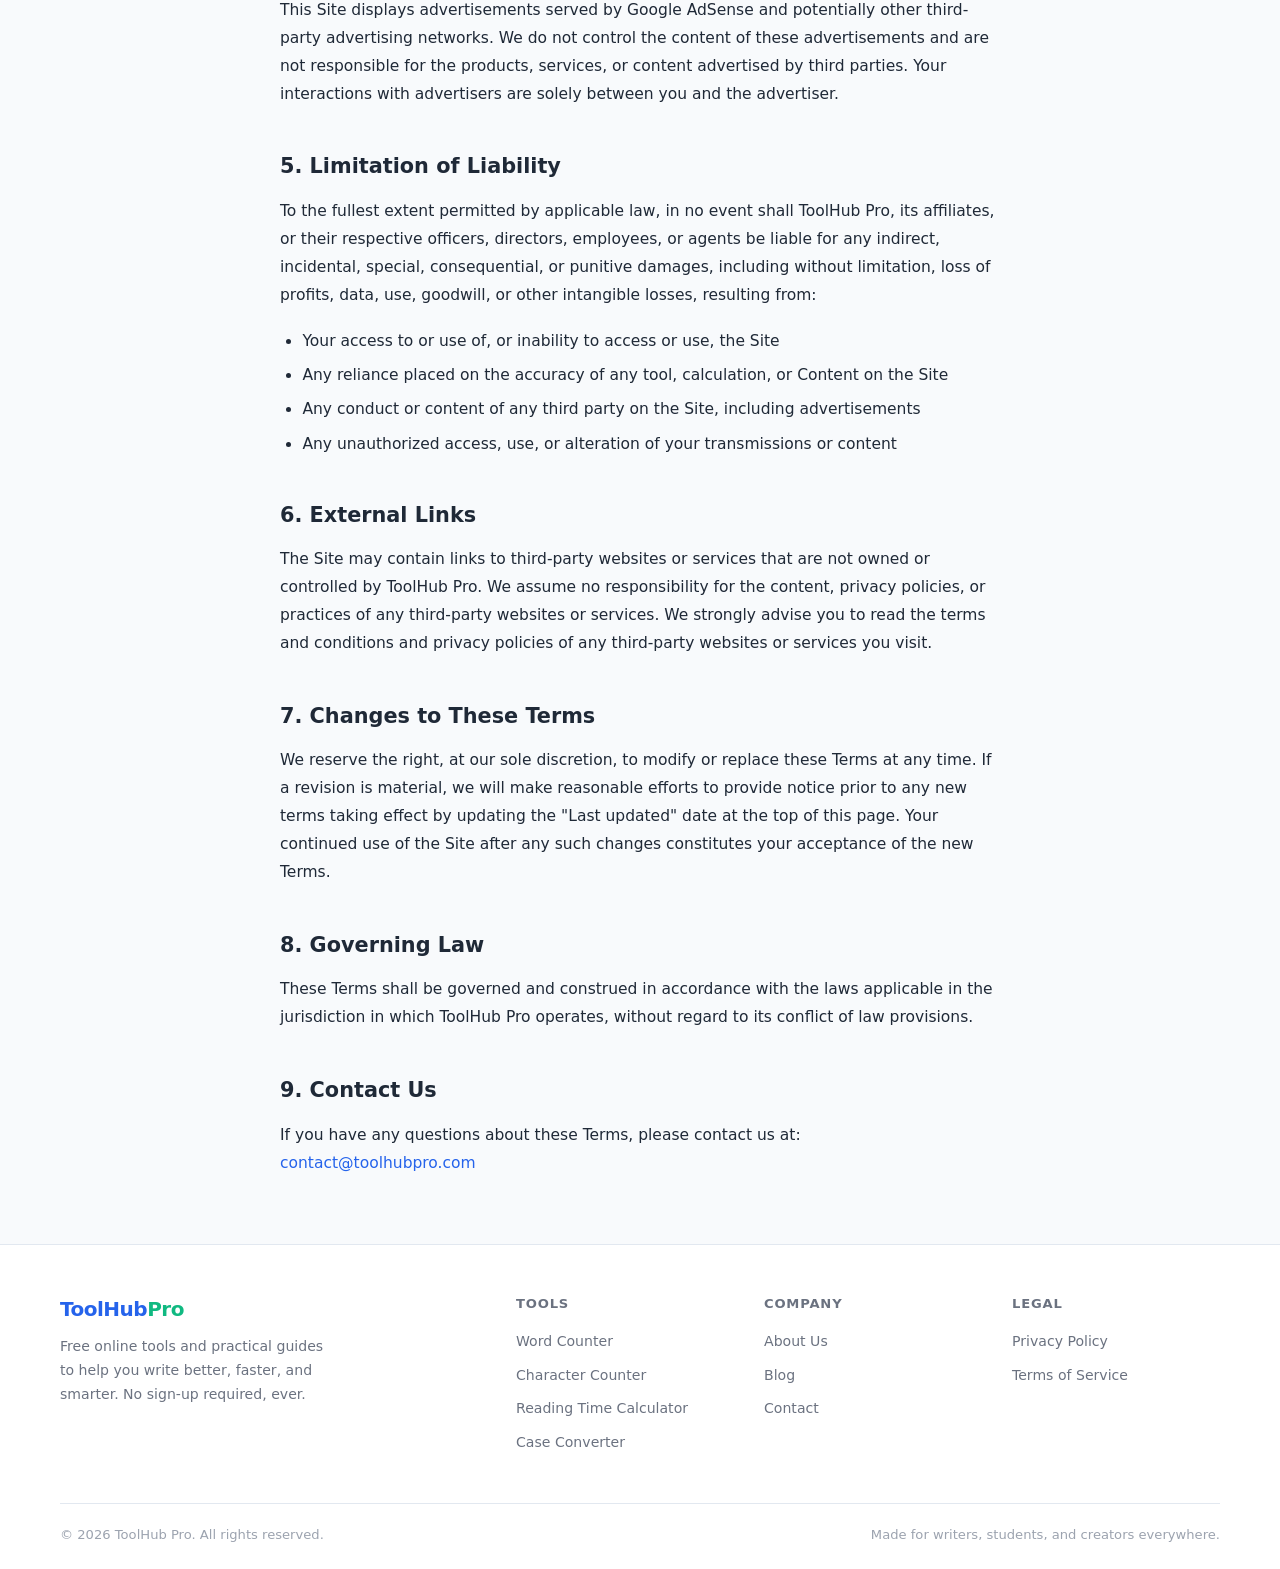
<file: terms.html>
<!DOCTYPE html>
<html lang="en">
<head>
  <meta charset="UTF-8">
  <meta name="viewport" content="width=device-width, initial-scale=1.0">

  <title>Terms of Service | ToolHub Pro</title>
  <meta name="description" content="ToolHub Pro Terms of Service: rules for using our free online tools and blog, disclaimers, and limitations of liability.">
  <meta name="keywords" content="toolhub pro terms of service, terms and conditions, disclaimer">
  <link rel="canonical" href="https://toolhubpro.example.com/terms.html">

  <meta property="og:type" content="website">
  <meta property="og:title" content="Terms of Service | ToolHub Pro">
  <meta property="og:description" content="Rules for using ToolHub Pro's free online tools and blog.">
  <meta property="og:image" content="https://images.unsplash.com/photo-1455390582262-044cdead277a?w=1200&q=80">
  <meta property="og:url" content="https://toolhubpro.example.com/terms.html">
  <meta property="og:site_name" content="ToolHub Pro">

  <meta name="twitter:card" content="summary_large_image">
  <meta name="twitter:title" content="Terms of Service | ToolHub Pro">
  <meta name="twitter:description" content="Rules for using ToolHub Pro's free online tools and blog.">
  <meta name="twitter:image" content="https://images.unsplash.com/photo-1455390582262-044cdead277a?w=1200&q=80">

  <link rel="icon" href="data:image/svg+xml,<svg xmlns=%22http://www.w3.org/2000/svg%22 viewBox=%220 0 100 100%22><text y=%22.9em%22 font-size=%2290%22>🧰</text></svg>">

  <link rel="stylesheet" href="css/style.css">
</head>
<body>

  <!-- ================= NAVIGATION ================= -->
  <header class="nav">
    <div class="container nav__inner">
      <a href="index.html" class="nav__logo">ToolHub<span>Pro</span></a>
      <nav>
        <ul class="nav__links" id="navLinks">
          <li><a href="index.html">Home</a></li>
          <li><a href="blog.html">Blog</a></li>
          <li><a href="about.html">About</a></li>
          <li><a href="contact.html">Contact</a></li>
        </ul>
      </nav>
      <div class="nav__actions">
        <button class="btn-theme" id="themeToggle" aria-label="Toggle dark mode">🌙</button>
        <button class="nav__hamburger" id="navHamburger" aria-label="Open menu">
          <span></span><span></span><span></span>
        </button>
      </div>
    </div>
  </header>

  <main>
    <div class="content-page">
      <h1>Terms of Service</h1>
      <p class="last-updated">Last updated: June 10, 2026</p>

      <p>
        Please read these Terms of Service ("Terms") carefully before using toolhubpro.com (the
        "Site"), operated by ToolHub Pro ("we," "us," or "our"). By accessing or using the Site, you
        agree to be bound by these Terms. If you disagree with any part of the Terms, you may not
        access the Site.
      </p>

      <h2>1. Use of the Site</h2>
      <p>
        ToolHub Pro provides free online tools (including but not limited to a word counter, character
        counter, and text formatting utilities) and a blog containing articles on writing, SEO, content
        marketing, and productivity ("Content"). You may use the Site and its tools for personal,
        educational, or commercial purposes, free of charge.
      </p>
      <p>
        You agree not to:
      </p>
      <ul>
        <li>Use the Site in any way that violates any applicable local, state, national, or international law</li>
        <li>Attempt to gain unauthorized access to any portion of the Site, related systems, or networks</li>
        <li>Use any automated system, including "bots" or "scrapers," to access the Site in a manner that sends more requests than a human could reasonably produce</li>
        <li>Interfere with or disrupt the Site's servers or networks</li>
        <li>Use the Site to transmit any malware, viruses, or harmful code</li>
      </ul>

      <h2>2. "As-Is" Disclaimer</h2>
      <p>
        The Site, including all tools and Content, is provided on an "as is" and "as available" basis,
        without warranties of any kind, either express or implied, including but not limited to implied
        warranties of merchantability, fitness for a particular purpose, non-infringement, or course of
        performance.
      </p>
      <p>
        While we strive for accuracy, the tools on this Site (including word counts, character counts,
        reading time estimates, and other calculations) are provided for general informational and
        convenience purposes only. We do not guarantee that results will be 100% accurate, error-free,
        or suitable for any specific purpose, including but not limited to meeting strict academic,
        legal, or professional word count requirements. You are responsible for independently verifying
        any results before relying on them for important purposes.
      </p>

      <h2>3. Intellectual Property and Copyright</h2>
      <p>
        Unless otherwise stated, the Site and its original Content, features, design, and functionality
        are owned by ToolHub Pro and are protected by international copyright, trademark, and other
        intellectual property laws.
      </p>
      <p>
        You may share links to our Content and quote brief excerpts with proper attribution and a link
        back to the original article. You may not republish, reproduce, or redistribute substantial
        portions of our Content without prior written permission.
      </p>

      <h2>4. Third-Party Advertising</h2>
      <p>
        This Site displays advertisements served by Google AdSense and potentially other third-party
        advertising networks. We do not control the content of these advertisements and are not
        responsible for the products, services, or content advertised by third parties. Your
        interactions with advertisers are solely between you and the advertiser.
      </p>

      <h2>5. Limitation of Liability</h2>
      <p>
        To the fullest extent permitted by applicable law, in no event shall ToolHub Pro, its
        affiliates, or their respective officers, directors, employees, or agents be liable for any
        indirect, incidental, special, consequential, or punitive damages, including without limitation,
        loss of profits, data, use, goodwill, or other intangible losses, resulting from:
      </p>
      <ul>
        <li>Your access to or use of, or inability to access or use, the Site</li>
        <li>Any reliance placed on the accuracy of any tool, calculation, or Content on the Site</li>
        <li>Any conduct or content of any third party on the Site, including advertisements</li>
        <li>Any unauthorized access, use, or alteration of your transmissions or content</li>
      </ul>

      <h2>6. External Links</h2>
      <p>
        The Site may contain links to third-party websites or services that are not owned or controlled
        by ToolHub Pro. We assume no responsibility for the content, privacy policies, or practices of
        any third-party websites or services. We strongly advise you to read the terms and conditions
        and privacy policies of any third-party websites or services you visit.
      </p>

      <h2>7. Changes to These Terms</h2>
      <p>
        We reserve the right, at our sole discretion, to modify or replace these Terms at any time. If a
        revision is material, we will make reasonable efforts to provide notice prior to any new terms
        taking effect by updating the "Last updated" date at the top of this page. Your continued use of
        the Site after any such changes constitutes your acceptance of the new Terms.
      </p>

      <h2>8. Governing Law</h2>
      <p>
        These Terms shall be governed and construed in accordance with the laws applicable in the
        jurisdiction in which ToolHub Pro operates, without regard to its conflict of law provisions.
      </p>

      <h2>9. Contact Us</h2>
      <p>
        If you have any questions about these Terms, please contact us at:
        <a href="mailto:contact@toolhubpro.com">contact@toolhubpro.com</a>
      </p>

    </div>
  </main>

  <!-- ================= FOOTER ================= -->
  <footer class="footer">
    <div class="container">
      <div class="footer__grid">
        <div class="footer__brand">
          <a href="index.html" class="nav__logo">ToolHub<span>Pro</span></a>
          <p>Free online tools and practical guides to help you write better, faster, and smarter. No sign-up required, ever.</p>
        </div>
        <div class="footer__col">
          <h5>Tools</h5>
          <ul>
            <li><a href="index.html">Word Counter</a></li>
            <li><a href="index.html">Character Counter</a></li>
            <li><a href="index.html">Reading Time Calculator</a></li>
            <li><a href="index.html">Case Converter</a></li>
          </ul>
        </div>
        <div class="footer__col">
          <h5>Company</h5>
          <ul>
            <li><a href="about.html">About Us</a></li>
            <li><a href="blog.html">Blog</a></li>
            <li><a href="contact.html">Contact</a></li>
          </ul>
        </div>
        <div class="footer__col">
          <h5>Legal</h5>
          <ul>
            <li><a href="privacy.html">Privacy Policy</a></li>
            <li><a href="terms.html">Terms of Service</a></li>
          </ul>
        </div>
      </div>
      <div class="footer__bottom">
        <span>&copy; 2026 ToolHub Pro. All rights reserved.</span>
        <span>Made for writers, students, and creators everywhere.</span>
      </div>
    </div>
  </footer>

  <button id="backToTop" aria-label="Back to top">↑</button>

  <script src="js/main.js"></script>
</body>
</html>
</file>
<file: css/style.css>
/* ===================================================
   ToolHub Pro — style.css
   Design system: clean, trustworthy, utility-first
   =================================================== */

/* ---------- CSS Variables ---------- */
:root {
  --blue:        #2563EB;
  --blue-dark:   #1E40AF;
  --blue-light:  #EFF6FF;
  --green:       #10B981;
  --green-light: #D1FAE5;
  --bg:          #F8FAFC;
  --surface:     #FFFFFF;
  --border:      #E2E8F0;
  --text:        #1F2937;
  --text-muted:  #6B7280;
  --text-light:  #9CA3AF;
  --shadow-sm:   0 1px 3px rgba(0,0,0,.08);
  --shadow-md:   0 4px 16px rgba(0,0,0,.10);
  --shadow-lg:   0 8px 32px rgba(0,0,0,.12);
  --radius-sm:   6px;
  --radius-md:   12px;
  --radius-lg:   20px;
  --font:        'Inter', system-ui, -apple-system, sans-serif;
  --transition:  0.18s ease;
}

/* Dark mode */
[data-theme="dark"] {
  --bg:          #0F172A;
  --surface:     #1E293B;
  --border:      #334155;
  --text:        #F1F5F9;
  --text-muted:  #94A3B8;
  --text-light:  #64748B;
  --blue-light:  #1E3A5F;
  --green-light: #064E3B;
  --shadow-sm:   0 1px 3px rgba(0,0,0,.3);
  --shadow-md:   0 4px 16px rgba(0,0,0,.4);
  --shadow-lg:   0 8px 32px rgba(0,0,0,.5);
}

/* ---------- Reset & Base ---------- */
*, *::before, *::after { box-sizing: border-box; margin: 0; padding: 0; }

html { scroll-behavior: smooth; font-size: 16px; }

body {
  font-family: var(--font);
  background: var(--bg);
  color: var(--text);
  line-height: 1.6;
  min-height: 100vh;
  display: flex;
  flex-direction: column;
  transition: background var(--transition), color var(--transition);
}

img { max-width: 100%; height: auto; display: block; }
a { color: var(--blue); text-decoration: none; }
a:hover { text-decoration: underline; }

main { flex: 1; }

/* ---------- Google Fonts ---------- */
@import url('https://fonts.googleapis.com/css2?family=Inter:wght@400;500;600;700;800&display=swap');

/* ---------- Layout ---------- */
.container { max-width: 1200px; margin: 0 auto; padding: 0 20px; }
.container--narrow { max-width: 860px; margin: 0 auto; padding: 0 20px; }

/* ---------- Navigation ---------- */
.nav {
  position: sticky;
  top: 0;
  z-index: 100;
  background: var(--surface);
  border-bottom: 1px solid var(--border);
  box-shadow: var(--shadow-sm);
  transition: background var(--transition);
}

.nav__inner {
  display: flex;
  align-items: center;
  justify-content: space-between;
  height: 56px;
  gap: 24px;
}

.nav__logo {
  font-size: 1.25rem;
  font-weight: 800;
  color: var(--blue);
  text-decoration: none;
  letter-spacing: -0.5px;
  white-space: nowrap;
}
.nav__logo span { color: var(--green); }

.nav__links {
  display: flex;
  align-items: center;
  gap: 4px;
  list-style: none;
}

.nav__links a {
  padding: 6px 14px;
  border-radius: var(--radius-sm);
  font-size: 0.9rem;
  font-weight: 500;
  color: var(--text-muted);
  transition: background var(--transition), color var(--transition);
  text-decoration: none;
}
.nav__links a:hover,
.nav__links a.active {
  background: var(--blue-light);
  color: var(--blue);
}

.nav__actions {
  display: flex;
  align-items: center;
  gap: 12px;
}

.btn-theme {
  background: none;
  border: 1px solid var(--border);
  border-radius: var(--radius-sm);
  width: 36px;
  height: 36px;
  cursor: pointer;
  font-size: 1rem;
  display: flex; align-items: center; justify-content: center;
  color: var(--text-muted);
  transition: border-color var(--transition), background var(--transition);
}
.btn-theme:hover { border-color: var(--blue); background: var(--blue-light); }

/* Mobile hamburger */
.nav__hamburger {
  display: none;
  background: none;
  border: none;
  cursor: pointer;
  padding: 4px;
  flex-direction: column;
  gap: 5px;
}
.nav__hamburger span {
  display: block;
  width: 24px;
  height: 2px;
  background: var(--text);
  border-radius: 2px;
  transition: transform var(--transition), opacity var(--transition);
}

/* ---------- Hero / Page Header ---------- */
.hero {
  background: linear-gradient(135deg, var(--blue-dark) 0%, var(--blue) 60%, #3B82F6 100%);
  color: #fff;
  padding: 56px 0 48px;
  text-align: center;
}
.hero__eyebrow {
  display: inline-block;
  font-size: 0.8rem;
  font-weight: 700;
  letter-spacing: 1.2px;
  text-transform: uppercase;
  background: rgba(255,255,255,.15);
  color: #fff;
  padding: 4px 14px;
  border-radius: 99px;
  margin-bottom: 16px;
}
.hero h1 {
  font-size: clamp(1.8rem, 4vw, 2.8rem);
  font-weight: 800;
  line-height: 1.2;
  margin-bottom: 12px;
}
.hero p {
  font-size: 1.05rem;
  opacity: 0.88;
  max-width: 560px;
  margin: 0 auto;
}

/* ---------- Hero + Tool combined (above-the-fold) ---------- */
.hero-tool {
  background: linear-gradient(180deg, var(--blue-dark) 0%, var(--blue) 38%, var(--bg) 38%);
  padding: 22px 0 20px;
}
.hero-tool__intro {
  text-align: center;
  color: #fff;
  margin-bottom: 16px;
}
.hero-tool__intro h1 {
  font-size: clamp(1.7rem, 3.6vw, 2.6rem);
  font-weight: 800;
  line-height: 1.1;
  margin: 10px 0 6px;
  letter-spacing: -0.5px;
}
.hero-tool__intro p {
  font-size: 0.95rem;
  opacity: 0.92;
  max-width: 540px;
  margin: 0 auto;
}

.page-header {
  background: var(--surface);
  border-bottom: 1px solid var(--border);
  padding: 40px 0;
  text-align: center;
}
.page-header h1 { font-size: clamp(1.6rem, 3.5vw, 2.2rem); font-weight: 800; margin-bottom: 8px; }
.page-header p { color: var(--text-muted); font-size: 1rem; }

/* ---------- AdSense Slots ---------- */
.adsense-slot {
  background: var(--surface);
  border: 1px dashed var(--border);
  border-radius: var(--radius-md);
  display: flex;
  align-items: center;
  justify-content: center;
  color: var(--text-light);
  font-size: 0.78rem;
  font-weight: 500;
  letter-spacing: 0.5px;
  text-transform: uppercase;
  min-height: 90px;
  margin: 24px 0;
}
.adsense-slot--leaderboard { min-height: 90px; }
.adsense-slot--rectangle   { min-height: 250px; max-width: 336px; }
.adsense-slot--sidebar     { min-height: 600px; }

/* ---------- Word Counter Tool ---------- */
.tool-section {
  padding: 8px 0 56px;
}

.tool-layout {
  display: grid;
  grid-template-columns: 1fr 280px;
  gap: 32px;
}

.tool-main {}

.textarea-wrap {
  position: relative;
  margin-bottom: 14px;
}

#wordInput {
  width: 100%;
  min-height: 140px;
  padding: 14px 18px;
  font-family: var(--font);
  font-size: 0.98rem;
  line-height: 1.65;
  color: var(--text);
  background: var(--surface);
  border: 2px solid var(--border);
  border-radius: var(--radius-md);
  resize: vertical;
  outline: none;
  transition: border-color 0.2s, box-shadow 0.2s;
  box-shadow: var(--shadow-sm);
}
#wordInput:focus {
  border-color: var(--blue);
  box-shadow: 0 0 0 4px rgba(37,99,235,0.12), var(--shadow-md);
}
#wordInput::placeholder { color: var(--text-light); }

/* Tool Toolbar */
.tool-toolbar {
  display: flex;
  flex-wrap: wrap;
  gap: 8px;
  margin-bottom: 18px;
}

.btn {
  display: inline-flex;
  align-items: center;
  gap: 6px;
  padding: 8px 16px;
  border-radius: var(--radius-sm);
  font-size: 0.85rem;
  font-weight: 600;
  cursor: pointer;
  border: 1px solid transparent;
  transition: all var(--transition);
  line-height: 1;
}
.btn-primary {
  background: var(--blue);
  color: #fff;
  border-color: var(--blue);
}
.btn-primary:hover { background: var(--blue-dark); border-color: var(--blue-dark); }

.btn-secondary {
  background: var(--surface);
  color: var(--text);
  border-color: var(--border);
}
.btn-secondary:hover { border-color: var(--blue); color: var(--blue); background: var(--blue-light); }

.btn-danger {
  background: var(--surface);
  color: #EF4444;
  border-color: #FCA5A5;
}
.btn-danger:hover { background: #FEF2F2; }

.btn-success {
  background: var(--green);
  color: #fff;
  border-color: var(--green);
}
.btn-success:hover { background: #059669; border-color: #059669; }

/* Stats Grid */
.stats-grid {
  display: grid;
  grid-template-columns: repeat(auto-fit, minmax(140px, 1fr));
  gap: 14px;
  margin-bottom: 20px;
}

.stat-card {
  background: var(--surface);
  border: 1px solid var(--border);
  border-radius: var(--radius-md);
  padding: 18px 20px;
  box-shadow: var(--shadow-sm);
  transition: box-shadow var(--transition), transform var(--transition);
}
.stat-card:hover { box-shadow: var(--shadow-md); transform: translateY(-2px); }

.stat-card__icon { font-size: 1.5rem; margin-bottom: 8px; }

.stat-card__value {
  font-size: 1.7rem;
  font-weight: 800;
  color: var(--blue);
  line-height: 1;
  margin-bottom: 4px;
}
.stat-card--green .stat-card__value { color: var(--green); }

.stat-card__label {
  font-size: 0.78rem;
  font-weight: 600;
  color: var(--text-muted);
  text-transform: uppercase;
  letter-spacing: 0.5px;
}

/* Keyword Density */
.keyword-section {
  background: var(--surface);
  border: 1px solid var(--border);
  border-radius: var(--radius-md);
  padding: 20px;
  box-shadow: var(--shadow-sm);
}
.keyword-section h3 {
  font-size: 0.9rem;
  font-weight: 700;
  color: var(--text);
  margin-bottom: 14px;
  text-transform: uppercase;
  letter-spacing: 0.5px;
}
.keyword-list { list-style: none; }
.keyword-list li {
  display: flex;
  align-items: center;
  gap: 10px;
  padding: 6px 0;
  border-bottom: 1px solid var(--border);
  font-size: 0.88rem;
}
.keyword-list li:last-child { border-bottom: none; }
.keyword-list__word { flex: 1; font-weight: 600; color: var(--text); }
.keyword-list__bar-wrap { flex: 2; background: var(--border); border-radius: 99px; height: 6px; }
.keyword-list__bar { background: var(--blue); border-radius: 99px; height: 6px; transition: width 0.4s ease; }
.keyword-list__count { font-weight: 700; color: var(--blue); min-width: 36px; text-align: right; }

/* Tool Sidebar */
.tool-sidebar {
  display: flex;
  flex-direction: column;
  gap: 20px;
}

/* ---------- Blog Grid ---------- */
.section {
  padding: 56px 0;
}
.section__title {
  font-size: 1.6rem;
  font-weight: 800;
  margin-bottom: 8px;
}
.section__subtitle {
  color: var(--text-muted);
  margin-bottom: 36px;
}

.blog-grid {
  display: grid;
  grid-template-columns: repeat(3, 1fr);
  gap: 28px;
}

.post-card {
  background: var(--surface);
  border: 1px solid var(--border);
  border-radius: var(--radius-md);
  overflow: hidden;
  box-shadow: var(--shadow-sm);
  transition: box-shadow var(--transition), transform var(--transition);
  display: flex;
  flex-direction: column;
}
.post-card:hover { box-shadow: var(--shadow-lg); transform: translateY(-4px); }

.post-card__image {
  aspect-ratio: 16/9;
  overflow: hidden;
  background: var(--blue-light);
}
.post-card__image img {
  width: 100%;
  height: 100%;
  object-fit: cover;
  transition: transform 0.4s ease;
}
.post-card:hover .post-card__image img { transform: scale(1.04); }

.post-card__body { padding: 20px; flex: 1; display: flex; flex-direction: column; }

.post-card__category {
  display: inline-block;
  font-size: 0.72rem;
  font-weight: 700;
  text-transform: uppercase;
  letter-spacing: 0.8px;
  color: var(--blue);
  background: var(--blue-light);
  padding: 3px 10px;
  border-radius: 99px;
  margin-bottom: 10px;
}

.post-card__title {
  font-size: 1rem;
  font-weight: 700;
  line-height: 1.4;
  margin-bottom: 10px;
  color: var(--text);
  flex: 1;
}
.post-card__title a { color: inherit; text-decoration: none; }
.post-card__title a:hover { color: var(--blue); }

.post-card__excerpt {
  font-size: 0.88rem;
  color: var(--text-muted);
  line-height: 1.6;
  margin-bottom: 16px;
  display: -webkit-box;
  -webkit-line-clamp: 3;
  -webkit-box-orient: vertical;
  overflow: hidden;
}

.post-card__meta {
  display: flex;
  align-items: center;
  justify-content: space-between;
  font-size: 0.78rem;
  color: var(--text-light);
}

.post-card__date { font-weight: 500; }

.read-more {
  color: var(--blue);
  font-weight: 600;
  font-size: 0.82rem;
  text-decoration: none;
  display: inline-flex;
  align-items: center;
  gap: 4px;
}
.read-more:hover { text-decoration: underline; }
.read-more::after { content: '→'; transition: transform var(--transition); }
.read-more:hover::after { transform: translateX(3px); }

/* ---------- Blog Post Page ---------- */
.post-layout {
  display: grid;
  grid-template-columns: 1fr 300px;
  gap: 48px;
  padding: 48px 0;
}

.post-content { min-width: 0; }

.post-header { margin-bottom: 32px; }
.post-header__category {
  display: inline-block;
  font-size: 0.8rem;
  font-weight: 700;
  text-transform: uppercase;
  letter-spacing: 0.8px;
  color: var(--blue);
  background: var(--blue-light);
  padding: 4px 12px;
  border-radius: 99px;
  margin-bottom: 14px;
}
.post-header h1 {
  font-size: clamp(1.6rem, 3.5vw, 2.4rem);
  font-weight: 800;
  line-height: 1.25;
  margin-bottom: 16px;
}
.post-header__meta {
  display: flex;
  flex-wrap: wrap;
  gap: 16px;
  font-size: 0.88rem;
  color: var(--text-muted);
  align-items: center;
}
.post-header__meta span { display: flex; align-items: center; gap: 5px; }

.post-featured-image {
  border-radius: var(--radius-md);
  overflow: hidden;
  margin-bottom: 36px;
  aspect-ratio: 16/8;
  background: var(--blue-light);
}
.post-featured-image img { width: 100%; height: 100%; object-fit: cover; }

/* Article Typography */
.article-body {
  font-size: 1.05rem;
  line-height: 1.8;
  color: var(--text);
}
.article-body h2 {
  font-size: 1.5rem;
  font-weight: 800;
  margin: 2.2em 0 0.8em;
  line-height: 1.3;
  color: var(--text);
  scroll-margin-top: 80px;
}
.article-body h3 {
  font-size: 1.15rem;
  font-weight: 700;
  margin: 1.8em 0 0.6em;
  color: var(--text);
  scroll-margin-top: 80px;
}
.article-body p { margin-bottom: 1.4em; }
.article-body ul, .article-body ol { padding-left: 1.5em; margin-bottom: 1.4em; }
.article-body li { margin-bottom: 0.5em; }
.article-body strong { font-weight: 700; color: var(--text); }
.article-body a { color: var(--blue); font-weight: 500; }
.article-body blockquote {
  border-left: 4px solid var(--blue);
  padding: 16px 20px;
  background: var(--blue-light);
  border-radius: 0 var(--radius-sm) var(--radius-sm) 0;
  margin: 1.5em 0;
  font-style: italic;
  color: var(--blue-dark);
}

/* Table of Contents */
.toc {
  background: var(--surface);
  border: 1px solid var(--border);
  border-radius: var(--radius-md);
  padding: 20px 24px;
  margin-bottom: 36px;
}
.toc h4 {
  font-size: 0.85rem;
  font-weight: 700;
  text-transform: uppercase;
  letter-spacing: 0.8px;
  color: var(--text-muted);
  margin-bottom: 12px;
}
.toc ol { padding-left: 1.2em; margin: 0; }
.toc li { font-size: 0.9rem; margin-bottom: 6px; }
.toc a { color: var(--text-muted); font-weight: 500; }
.toc a:hover { color: var(--blue); }

/* Author Box */
.author-box {
  background: var(--surface);
  border: 1px solid var(--border);
  border-radius: var(--radius-md);
  padding: 24px;
  display: flex;
  gap: 20px;
  align-items: flex-start;
  margin: 48px 0 32px;
}
.author-box__avatar {
  width: 64px;
  height: 64px;
  border-radius: 50%;
  background: linear-gradient(135deg, var(--blue), var(--green));
  display: flex;
  align-items: center;
  justify-content: center;
  color: #fff;
  font-size: 1.4rem;
  font-weight: 700;
  flex-shrink: 0;
}
.author-box__name { font-weight: 700; font-size: 1rem; margin-bottom: 4px; }
.author-box__bio { font-size: 0.88rem; color: var(--text-muted); line-height: 1.6; }

/* Share Buttons */
.share-bar {
  display: flex;
  align-items: center;
  gap: 10px;
  flex-wrap: wrap;
  margin: 32px 0;
  padding: 20px;
  background: var(--surface);
  border: 1px solid var(--border);
  border-radius: var(--radius-md);
}
.share-bar__label { font-size: 0.88rem; font-weight: 700; color: var(--text-muted); }
.share-btn {
  display: inline-flex;
  align-items: center;
  gap: 6px;
  padding: 7px 16px;
  border-radius: var(--radius-sm);
  font-size: 0.82rem;
  font-weight: 600;
  cursor: pointer;
  border: none;
  transition: opacity var(--transition), transform var(--transition);
  text-decoration: none;
  color: #fff;
}
.share-btn:hover { opacity: 0.85; transform: translateY(-1px); text-decoration: none; color: #fff; }
.share-btn--twitter  { background: #1DA1F2; }
.share-btn--facebook { background: #1877F2; }
.share-btn--linkedin { background: #0A66C2; }
.share-btn--copy     { background: var(--text-muted); color: #fff; }

/* Post Navigation */
.post-nav {
  display: grid;
  grid-template-columns: 1fr 1fr;
  gap: 20px;
  margin: 36px 0;
}
.post-nav__item {
  background: var(--surface);
  border: 1px solid var(--border);
  border-radius: var(--radius-md);
  padding: 16px 20px;
  text-decoration: none;
  color: var(--text);
  transition: border-color var(--transition), box-shadow var(--transition);
}
.post-nav__item:hover { border-color: var(--blue); box-shadow: var(--shadow-md); text-decoration: none; color: var(--text); }
.post-nav__dir { font-size: 0.75rem; font-weight: 700; text-transform: uppercase; letter-spacing: 0.6px; color: var(--text-light); margin-bottom: 6px; display: flex; align-items: center; gap: 4px; }
.post-nav__title { font-size: 0.9rem; font-weight: 700; line-height: 1.4; color: var(--text); }
.post-nav__item--next { text-align: right; }

/* Post Sidebar */
.post-sidebar {
  display: flex;
  flex-direction: column;
  gap: 24px;
}
.sidebar-widget {
  background: var(--surface);
  border: 1px solid var(--border);
  border-radius: var(--radius-md);
  padding: 20px;
}
.sidebar-widget h4 {
  font-size: 0.85rem;
  font-weight: 700;
  text-transform: uppercase;
  letter-spacing: 0.8px;
  color: var(--text-muted);
  margin-bottom: 16px;
}
.related-post {
  display: flex;
  gap: 12px;
  padding: 10px 0;
  border-bottom: 1px solid var(--border);
}
.related-post:last-child { border-bottom: none; padding-bottom: 0; }
.related-post__thumb {
  width: 64px;
  height: 64px;
  border-radius: var(--radius-sm);
  object-fit: cover;
  flex-shrink: 0;
  background: var(--blue-light);
}
.related-post__title {
  font-size: 0.85rem;
  font-weight: 600;
  line-height: 1.4;
  color: var(--text);
  text-decoration: none;
}
.related-post__title:hover { color: var(--blue); }
.related-post__date { font-size: 0.75rem; color: var(--text-light); margin-top: 4px; }

/* Sticky sidebar */
.sticky-sidebar { position: sticky; top: 84px; }

/* ---------- Loading Skeleton ---------- */
.skeleton {
  background: linear-gradient(90deg, var(--border) 25%, var(--bg) 50%, var(--border) 75%);
  background-size: 200% 100%;
  animation: skeleton-shine 1.5s infinite;
  border-radius: var(--radius-sm);
}
@keyframes skeleton-shine {
  0%   { background-position: 200% 0; }
  100% { background-position: -200% 0; }
}
.skeleton-card {
  background: var(--surface);
  border: 1px solid var(--border);
  border-radius: var(--radius-md);
  overflow: hidden;
}
.skeleton-img  { height: 180px; }
.skeleton-body { padding: 20px; display: flex; flex-direction: column; gap: 10px; }
.skeleton-line { height: 14px; }
.skeleton-line--short { width: 60%; }
.skeleton-line--title { height: 18px; }

/* ---------- Breadcrumb ---------- */
.breadcrumb {
  padding: 14px 0;
  font-size: 0.83rem;
  color: var(--text-muted);
  display: flex;
  align-items: center;
  gap: 6px;
  flex-wrap: wrap;
}
.breadcrumb a { color: var(--text-muted); text-decoration: none; }
.breadcrumb a:hover { color: var(--blue); }
.breadcrumb__sep { color: var(--text-light); }

/* ---------- Footer ---------- */
.footer {
  background: var(--surface);
  border-top: 1px solid var(--border);
  padding: 48px 0 24px;
  margin-top: auto;
}
.footer__grid {
  display: grid;
  grid-template-columns: 2fr 1fr 1fr 1fr;
  gap: 40px;
  margin-bottom: 40px;
}
.footer__brand p {
  font-size: 0.88rem;
  color: var(--text-muted);
  max-width: 280px;
  margin-top: 10px;
  line-height: 1.7;
}
.footer__col h5 {
  font-size: 0.82rem;
  font-weight: 700;
  text-transform: uppercase;
  letter-spacing: 0.8px;
  color: var(--text-muted);
  margin-bottom: 14px;
}
.footer__col ul { list-style: none; }
.footer__col li { margin-bottom: 8px; }
.footer__col a {
  font-size: 0.88rem;
  color: var(--text-muted);
  text-decoration: none;
  transition: color var(--transition);
}
.footer__col a:hover { color: var(--blue); }

.footer__bottom {
  border-top: 1px solid var(--border);
  padding-top: 20px;
  display: flex;
  justify-content: space-between;
  align-items: center;
  font-size: 0.82rem;
  color: var(--text-light);
  flex-wrap: wrap;
  gap: 10px;
}

/* ---------- Back to Top ---------- */
#backToTop {
  position: fixed;
  bottom: 28px;
  right: 28px;
  background: var(--blue);
  color: #fff;
  border: none;
  border-radius: 50%;
  width: 46px;
  height: 46px;
  font-size: 1.2rem;
  cursor: pointer;
  box-shadow: var(--shadow-md);
  display: flex;
  align-items: center;
  justify-content: center;
  opacity: 0;
  pointer-events: none;
  transition: opacity 0.2s, transform 0.2s;
  z-index: 99;
}
#backToTop.visible { opacity: 1; pointer-events: all; }
#backToTop:hover { background: var(--blue-dark); transform: translateY(-3px); }

/* ---------- Generic Content Pages ---------- */
.content-page {
  max-width: 760px;
  margin: 0 auto;
  padding: 48px 20px;
}
.content-page h1 { font-size: 2rem; font-weight: 800; margin-bottom: 8px; }
.content-page .last-updated { font-size: 0.85rem; color: var(--text-muted); margin-bottom: 36px; }
.content-page h2 { font-size: 1.3rem; font-weight: 700; margin: 2em 0 0.7em; }
.content-page h3 { font-size: 1.1rem; font-weight: 700; margin: 1.5em 0 0.6em; }
.content-page p { margin-bottom: 1.2em; line-height: 1.8; color: var(--text); font-size: 0.97rem; }
.content-page ul { padding-left: 1.4em; margin-bottom: 1.2em; }
.content-page li { margin-bottom: 0.5em; line-height: 1.7; font-size: 0.97rem; }
.content-page a { color: var(--blue); }

/* ---------- About Page Cards ---------- */
.feature-grid {
  display: grid;
  grid-template-columns: repeat(auto-fit, minmax(220px, 1fr));
  gap: 24px;
  margin: 36px 0;
}
.feature-card {
  background: var(--surface);
  border: 1px solid var(--border);
  border-radius: var(--radius-md);
  padding: 24px;
  box-shadow: var(--shadow-sm);
}
.feature-card__icon { font-size: 2rem; margin-bottom: 14px; }
.feature-card h3 { font-size: 1rem; font-weight: 700; margin-bottom: 8px; }
.feature-card p { font-size: 0.88rem; color: var(--text-muted); line-height: 1.6; }

/* ---------- Contact Form ---------- */
.contact-grid {
  display: grid;
  grid-template-columns: 1fr 1fr;
  gap: 48px;
  padding: 48px 0;
}
.form-group { margin-bottom: 20px; }
.form-group label {
  display: block;
  font-size: 0.88rem;
  font-weight: 600;
  margin-bottom: 7px;
  color: var(--text);
}
.form-group input,
.form-group textarea,
.form-group select {
  width: 100%;
  padding: 11px 14px;
  border: 1.5px solid var(--border);
  border-radius: var(--radius-sm);
  font-family: var(--font);
  font-size: 0.95rem;
  color: var(--text);
  background: var(--surface);
  transition: border-color 0.2s, box-shadow 0.2s;
  outline: none;
}
.form-group input:focus,
.form-group textarea:focus,
.form-group select:focus {
  border-color: var(--blue);
  box-shadow: 0 0 0 3px rgba(37,99,235,.1);
}
.form-group textarea { min-height: 140px; resize: vertical; }
.form-success {
  background: var(--green-light);
  color: #065F46;
  border: 1px solid #6EE7B7;
  border-radius: var(--radius-sm);
  padding: 14px 18px;
  font-size: 0.9rem;
  font-weight: 600;
  margin-bottom: 20px;
  display: none;
}
.contact-info h3 { font-size: 1.1rem; font-weight: 700; margin-bottom: 20px; }
.contact-info-item {
  display: flex;
  gap: 14px;
  margin-bottom: 20px;
  font-size: 0.9rem;
}
.contact-info-item__icon {
  width: 40px;
  height: 40px;
  background: var(--blue-light);
  color: var(--blue);
  border-radius: var(--radius-sm);
  display: flex;
  align-items: center;
  justify-content: center;
  font-size: 1.1rem;
  flex-shrink: 0;
}
.contact-info-item__text strong { display: block; font-weight: 700; margin-bottom: 2px; }
.contact-info-item__text span { color: var(--text-muted); }

/* ---------- Tags ---------- */
.tags { display: flex; flex-wrap: wrap; gap: 8px; margin: 16px 0; }
.tag {
  display: inline-block;
  font-size: 0.78rem;
  font-weight: 600;
  padding: 4px 12px;
  border-radius: 99px;
  background: var(--bg);
  border: 1px solid var(--border);
  color: var(--text-muted);
  text-decoration: none;
}
.tag:hover { background: var(--blue-light); color: var(--blue); border-color: var(--blue); text-decoration: none; }

/* ---------- Responsive ---------- */
@media (max-width: 1024px) {
  .tool-layout { grid-template-columns: 1fr; }
  .tool-sidebar { display: none; }
  .blog-grid { grid-template-columns: repeat(2, 1fr); }
  .footer__grid { grid-template-columns: 1fr 1fr; }
  .post-layout { grid-template-columns: 1fr; }
  .post-sidebar { display: none; }
  .contact-grid { grid-template-columns: 1fr; }
}
@media (max-width: 768px) {
  .nav__links { display: none; flex-direction: column; position: absolute; top: 64px; left: 0; right: 0; background: var(--surface); border-bottom: 1px solid var(--border); padding: 12px; gap: 4px; box-shadow: var(--shadow-md); }
  .nav__links.open { display: flex; }
  .nav__hamburger { display: flex; }
  .nav { position: relative; }
  .blog-grid { grid-template-columns: 1fr; }
  .footer__grid { grid-template-columns: 1fr 1fr; gap: 24px; }
  .post-nav { grid-template-columns: 1fr; }
  .stats-grid { grid-template-columns: repeat(2, 1fr); }
  .tool-toolbar { gap: 6px; }
  .btn { padding: 7px 12px; font-size: 0.8rem; }
}
@media (max-width: 480px) {
  .footer__grid { grid-template-columns: 1fr; }
  .stats-grid { grid-template-columns: repeat(2, 1fr); }
  .hero { padding: 40px 0 32px; }
}

/* ---------- Print ---------- */
@media print {
  .nav, .footer, .adsense-slot, #backToTop, .share-bar { display: none; }
  body { background: #fff; color: #000; }
}
</file>
